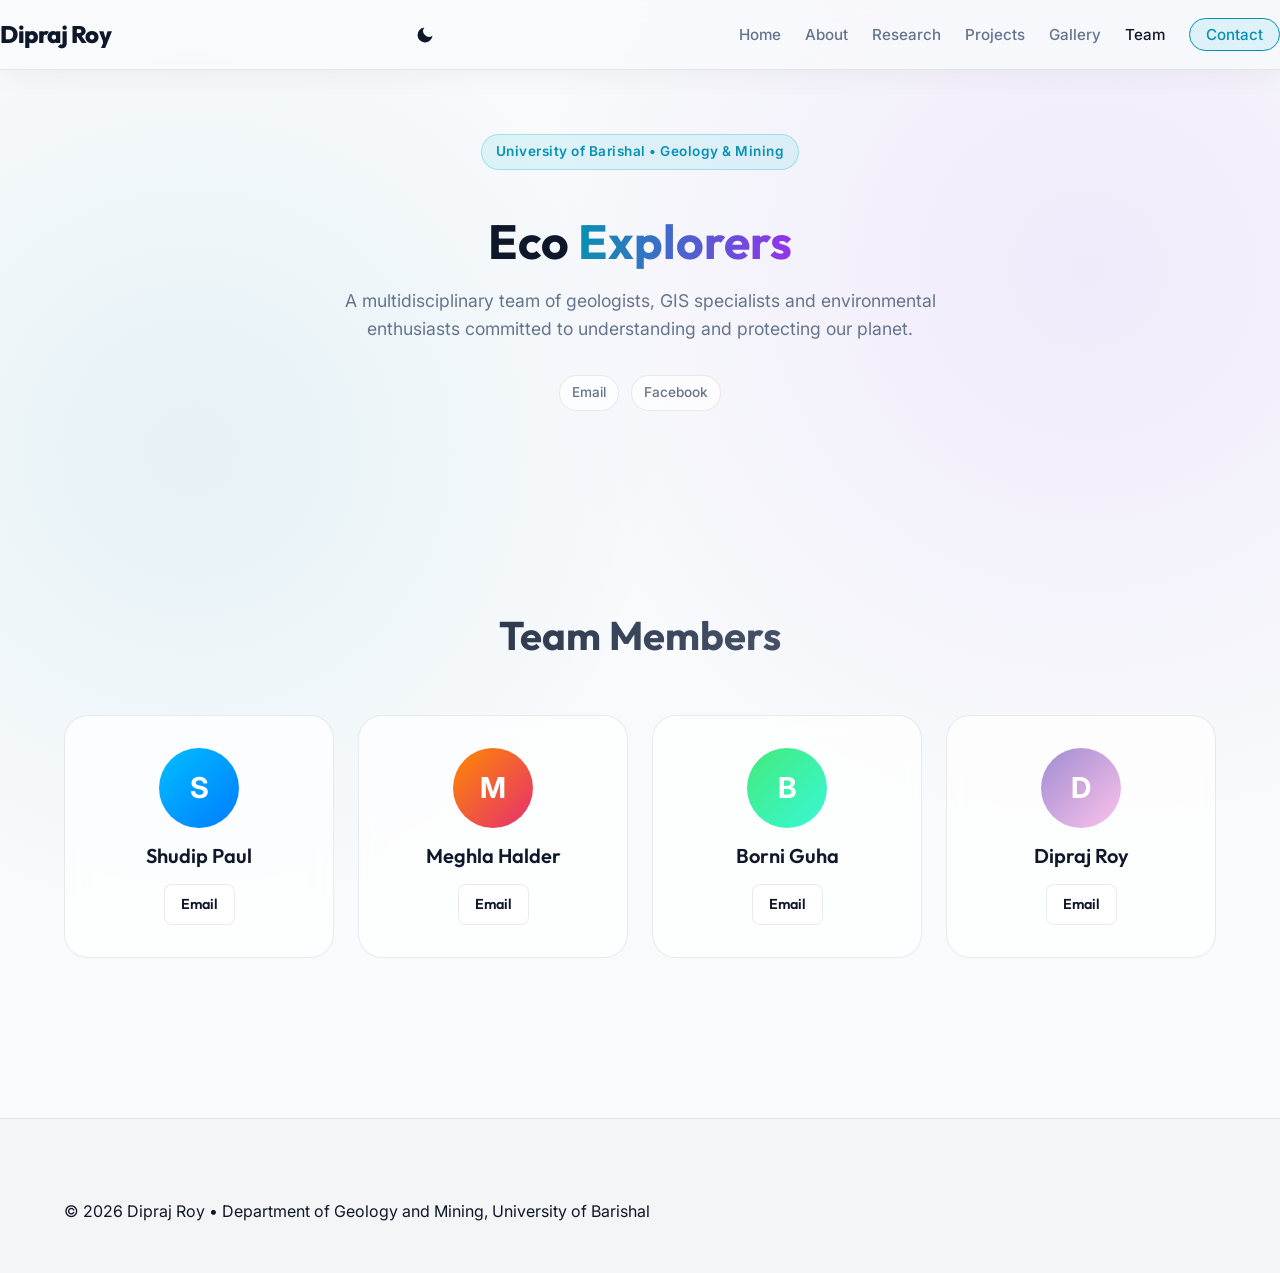
<file: eco-explorers.html>
<!DOCTYPE html>
<html lang="en">
<head>
  <meta charset="UTF-8" />
  <meta name="viewport" content="width=device-width, initial-scale=1.0" />
  <title>Eco Explorers – Dipraj Roy</title>
  <meta name="description" content="Meet the Eco Explorers team – a dedicated group of geologists and environmental researchers from the University of Barishal." />
  <link rel="stylesheet" href="css/index.css" />
  <link rel="stylesheet" href="css/theme-2026.css" />
  <style>
    /* Premium card styling – glassmorphism */
    .team-card {
      background: rgba(255, 255, 255, 0.15);
      backdrop-filter: blur(10px);
      border-radius: 12px;
      padding: 2rem;
      margin: 1rem auto;
      max-width: 800px;
      box-shadow: 0 8px 32px 0 rgba(31, 38, 135, 0.37);
    }
    .team-card h3 { margin-top: 0; color: var(--primary-gradient, #ff8a00); }
    .member-list { list-style: none; padding: 0; display: grid; gap: 1rem; grid-template-columns: repeat(auto-fit, minmax(200px, 1fr)); }
    .member-list li { background: rgba(255,255,255,0.1); border-radius: 8px; padding: 0.8rem; text-align: center; }
    .member-list a { color: var(--accent, #00bfff); text-decoration: underline; }
  </style>
</head>
<body>
  <header class="site-header">
    <nav class="nav-container nav-2026">
      <a class="logo" href="index.html">Dipraj Roy</a>
      
      <!-- Theme Toggle -->
      <button id="theme-toggle" class="theme-toggle-btn" aria-label="Toggle dark/light theme">
        <svg id="theme-icon-moon" style="display:none;" viewBox="0 0 24 24">
          <path d="M21 12.79A9 9 0 1 1 11.21 3 7 7 0 0 0 21 12.79z"></path>
        </svg>
        <svg id="theme-icon-sun" viewBox="0 0 24 24">
          <circle cx="12" cy="12" r="5"></circle>
          <line x1="12" y1="1" x2="12" y2="3"></line>
          <line x1="12" y1="21" x2="12" y2="23"></line>
          <line x1="4.22" y1="4.22" x2="5.64" y2="5.64"></line>
          <line x1="18.36" y1="18.36" x2="19.78" y2="19.78"></line>
          <line x1="1" y1="12" x2="3" y2="12"></line>
          <line x1="21" y1="12" x2="23" y2="12"></line>
          <line x1="4.22" y1="19.78" x2="5.64" y2="18.36"></line>
          <line x1="18.36" y1="5.64" x2="19.78" y2="4.22"></line>
        </svg>
      </button>

      <input type="checkbox" id="nav-toggle" class="nav-toggle" />
      <label for="nav-toggle" class="nav-toggle-label" aria-label="Open menu">
        <span></span><span></span><span></span>
      </label>
      <ul class="nav-links">
        <li><a href="index.html#home" class="nav-link">Home</a></li>
        <li class="dropdown">
          <a href="index.html#about" class="nav-link">About</a>
          <ul class="dropdown-menu">
            <li><a href="index.html#achievements">Achievements</a></li>
            <li><a href="index.html#education">Education</a></li>
          </ul>
        </li>
        <li class="dropdown">
          <a href="index.html#research" class="nav-link">Research</a>
          <ul class="dropdown-menu">
            <li><a href="index.html#research-experience">Experience</a></li>
            <li><a href="index.html#publications">Publications</a></li>
          </ul>
        </li>
        <li><a href="index.html#projects" class="nav-link">Projects</a></li>
        <li class="dropdown">
          <a href="#" class="nav-link">Gallery</a>
          <ul class="dropdown-menu">
            <li><a href="graphics.html">Graphics</a></li>
            <li><a href="academic-gallery.html">Academic</a></li>
          </ul>
        </li>
        <li><a href="eco-explorers.html" class="nav-link active">Team</a></li>
        <li><a href="index.html#contact" class="nav-link nav-cta">Contact</a></li>
      </ul>
    </nav>
  </header>

  <main class="container container-2026">
    <!-- HERO -->
    <section class="section-2026 reveal" style="text-align:center;padding-top:4rem;">
      <span class="pill">University of Barishal • Geology &amp; Mining</span>
      <h1 style="margin:0.6rem 0 0.4rem;font-size:clamp(1.8rem,5vw,3rem);">Eco <span class="grad-text">Explorers</span></h1>
      <p class="hero-lead" style="max-width:600px;margin:0 auto 1.5rem;">
        A multidisciplinary team of geologists, GIS specialists and environmental enthusiasts
        committed to understanding and protecting our planet.
      </p>
      <div class="quick-links" style="justify-content:center;">
        <a href="mailto:ecoexplorers@gmail.com">Email</a>
        <a href="https://www.facebook.com/share/1BBkph1srf/" target="_blank" rel="noopener">Facebook</a>
      </div>
    </section>

    <!-- TEAM – populated by google-sheets-sync.js; static cards shown if sheet is empty -->
    <section class="section-2026 reveal" id="team-section">
      <div class="section-head"><h2>Team Members</h2></div>

      <!-- #eco-team is replaced by JS when sheet has rows -->
      <div id="eco-team">
        <!-- Static fallback cards -->
        <div style="display:grid;grid-template-columns:repeat(auto-fit,minmax(220px,1fr));gap:1.5rem;">

          <div class="card-2026" style="text-align:center;">
            <div style="width:80px;height:80px;border-radius:50%;background:linear-gradient(135deg,#00bfff,#007bff);
                 margin:0 auto 0.8rem;display:flex;align-items:center;justify-content:center;
                 font-size:1.8rem;font-weight:700;color:#fff;">S</div>
            <h3 style="margin:0 0 0.25rem;">Shudip Paul</h3>
            <a href="mailto:sudipkundu754@gmail.com" class="btn-2026 small ghost" style="margin-top:0.5rem;">Email</a>
          </div>

          <div class="card-2026" style="text-align:center;">
            <div style="width:80px;height:80px;border-radius:50%;background:linear-gradient(135deg,#ff8a00,#e52e71);
                 margin:0 auto 0.8rem;display:flex;align-items:center;justify-content:center;
                 font-size:1.8rem;font-weight:700;color:#fff;">M</div>
            <h3 style="margin:0 0 0.25rem;">Meghla Halder</h3>
            <a href="mailto:meghlahalderr@gmail.com" class="btn-2026 small ghost" style="margin-top:0.5rem;">Email</a>
          </div>

          <div class="card-2026" style="text-align:center;">
            <div style="width:80px;height:80px;border-radius:50%;background:linear-gradient(135deg,#43e97b,#38f9d7);
                 margin:0 auto 0.8rem;display:flex;align-items:center;justify-content:center;
                 font-size:1.8rem;font-weight:700;color:#fff;">B</div>
            <h3 style="margin:0 0 0.25rem;">Borni Guha</h3>
            <a href="mailto:borniguha900@gmail.com" class="btn-2026 small ghost" style="margin-top:0.5rem;">Email</a>
          </div>

          <div class="card-2026" style="text-align:center;">
            <div style="width:80px;height:80px;border-radius:50%;background:linear-gradient(135deg,#a18cd1,#fbc2eb);
                 margin:0 auto 0.8rem;display:flex;align-items:center;justify-content:center;
                 font-size:1.8rem;font-weight:700;color:#fff;">D</div>
            <h3 style="margin:0 0 0.25rem;">Dipraj Roy</h3>
            <a href="mailto:diprajroy@gmail.com" class="btn-2026 small ghost" style="margin-top:0.5rem;">Email</a>
          </div>

        </div>
      </div>
    </section>
  </main>

  <footer class="footer-2026">
    <div class="container container-2026">
      <p>© 2026 Dipraj Roy • Department of Geology and Mining, University of Barishal</p>
    </div>
  </footer>
  <script src="js/theme-2026.js"></script>
  <script src="js/google-sheets-sync.js"></script>
</body>
</html>
</file>
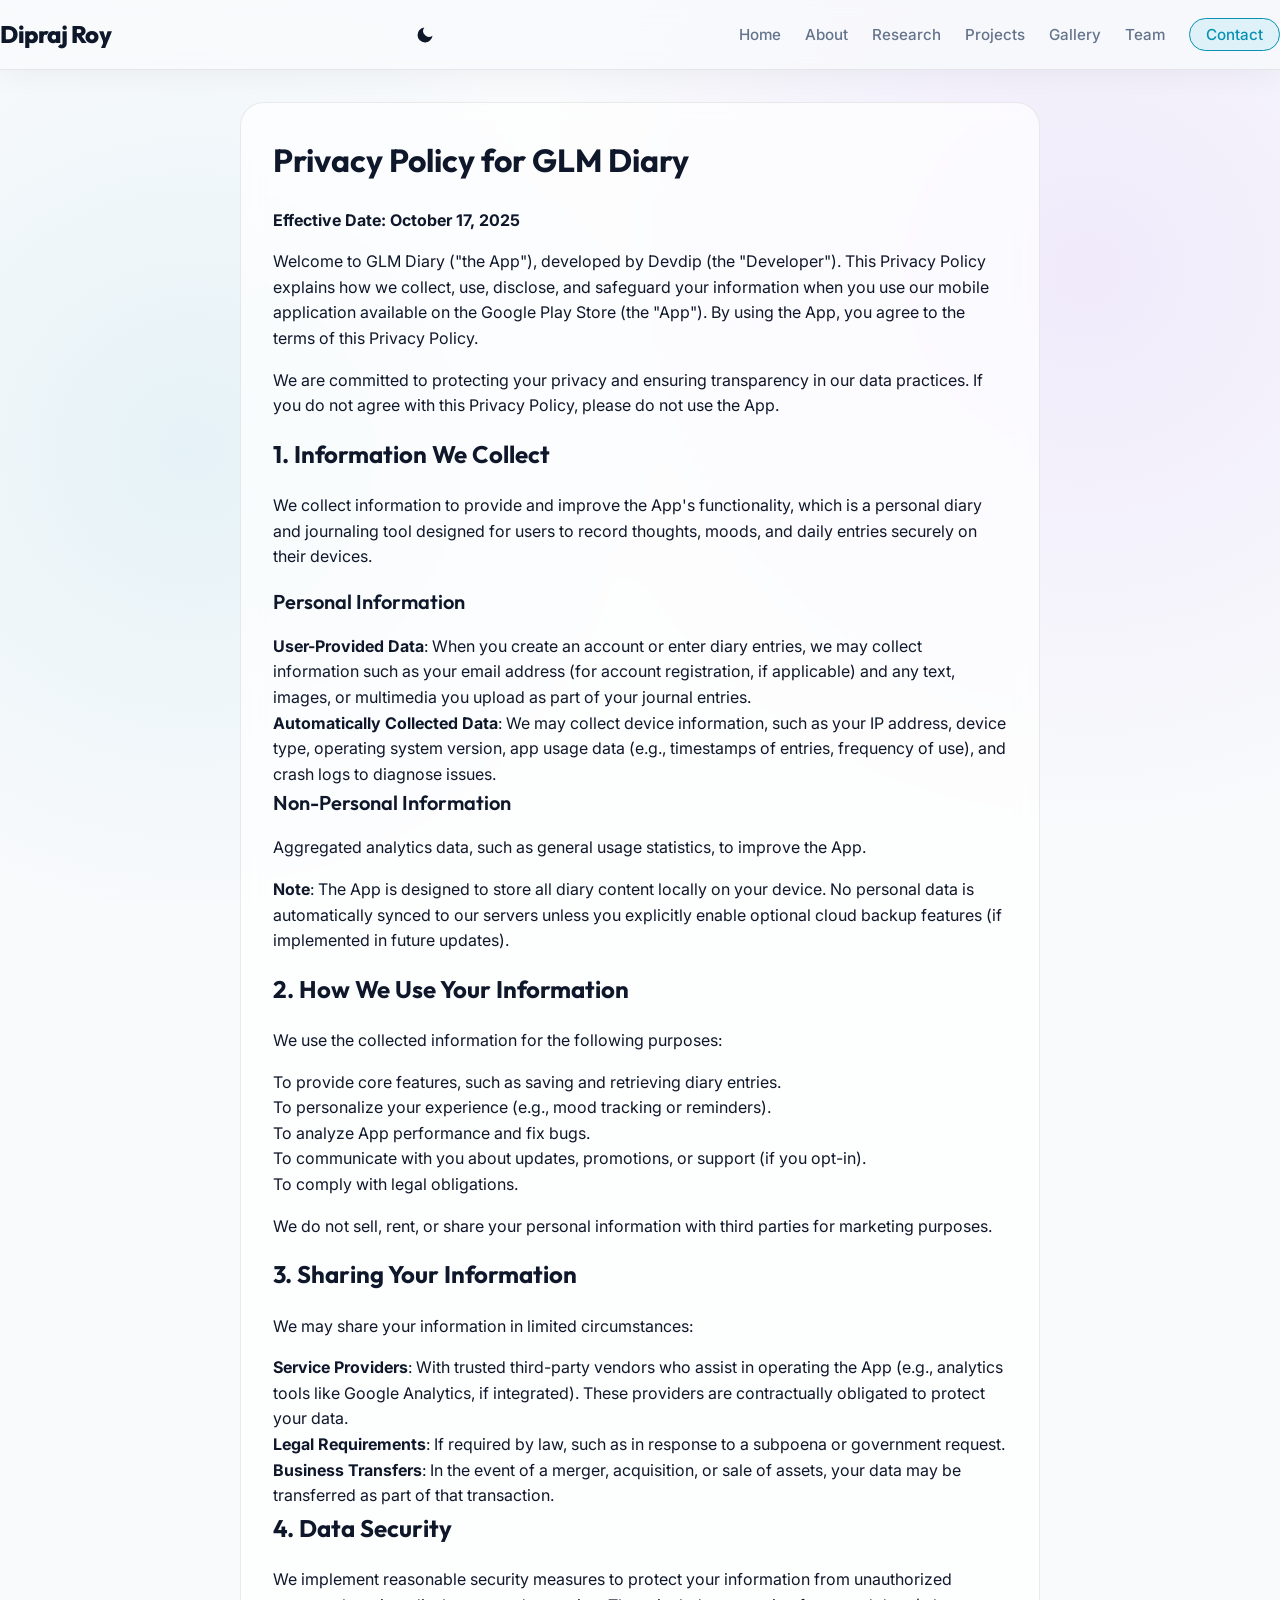
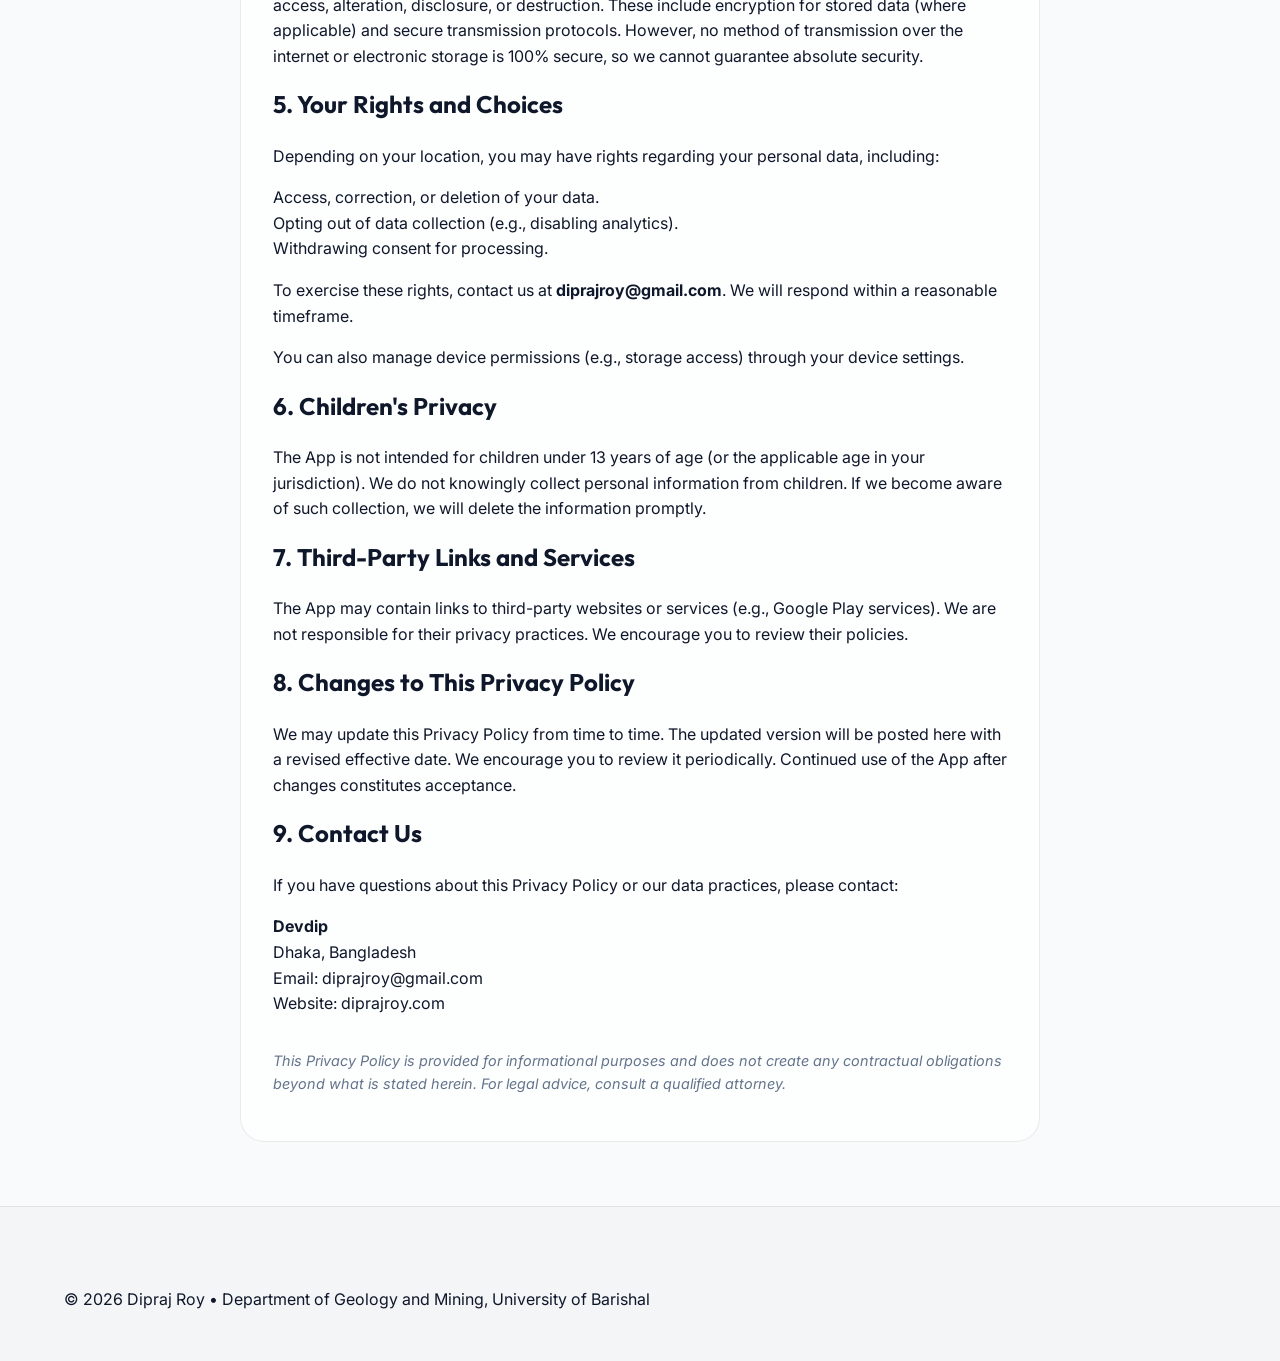
<file: glm.html>
<!DOCTYPE html>
<html lang="en">
<head>
    <meta charset="UTF-8">
    <meta name="viewport" content="width=device-width, initial-scale=1.0">
    <title>Privacy Policy - GLM Diary</title>
    <link rel="stylesheet" href="css/index.css">
    <link rel="stylesheet" href="css/theme-2026.css">
</head>
<body>

<header class="site-header">
  <nav class="nav-container nav-2026">
    <a class="logo" href="index.html">Dipraj Roy</a>
    
    <!-- Theme Toggle -->
    <button id="theme-toggle" class="theme-toggle-btn" aria-label="Toggle dark/light theme">
      <svg id="theme-icon-moon" style="display:none;" viewBox="0 0 24 24">
        <path d="M21 12.79A9 9 0 1 1 11.21 3 7 7 0 0 0 21 12.79z"></path>
      </svg>
      <svg id="theme-icon-sun" viewBox="0 0 24 24">
        <circle cx="12" cy="12" r="5"></circle>
        <line x1="12" y1="1" x2="12" y2="3"></line>
        <line x1="12" y1="21" x2="12" y2="23"></line>
        <line x1="4.22" y1="4.22" x2="5.64" y2="5.64"></line>
        <line x1="18.36" y1="18.36" x2="19.78" y2="19.78"></line>
        <line x1="1" y1="12" x2="3" y2="12"></line>
        <line x1="21" y1="12" x2="23" y2="12"></line>
        <line x1="4.22" y1="19.78" x2="5.64" y2="18.36"></line>
        <line x1="18.36" y1="5.64" x2="19.78" y2="4.22"></line>
      </svg>
    </button>

    <input type="checkbox" id="nav-toggle" class="nav-toggle" />
    <label for="nav-toggle" class="nav-toggle-label" aria-label="Open menu">
      <span></span><span></span><span></span>
    </label>
    <ul class="nav-links">
      <li><a href="index.html#home" class="nav-link">Home</a></li>
      <li class="dropdown">
        <a href="index.html#about" class="nav-link">About</a>
        <ul class="dropdown-menu">
          <li><a href="index.html#achievements">Achievements</a></li>
          <li><a href="index.html#education">Education</a></li>
        </ul>
      </li>
      <li class="dropdown">
        <a href="index.html#research" class="nav-link">Research</a>
        <ul class="dropdown-menu">
          <li><a href="index.html#research-experience">Experience</a></li>
          <li><a href="index.html#publications">Publications</a></li>
        </ul>
      </li>
      <li><a href="index.html#projects" class="nav-link">Projects</a></li>
      <li class="dropdown">
        <a href="#" class="nav-link">Gallery</a>
        <ul class="dropdown-menu">
          <li><a href="graphics.html">Graphics</a></li>
          <li><a href="academic-gallery.html">Academic</a></li>
        </ul>
      </li>
      <li><a href="eco-explorers.html" class="nav-link">Team</a></li>
      <li><a href="index.html#contact" class="nav-link nav-cta">Contact</a></li>
    </ul>
  </nav>
</header>

<main class="container-2026 section-2026 card-2026" style="max-width:800px; margin-top:2rem;">
    <h1>Privacy Policy for GLM Diary</h1>

    <p><strong>Effective Date: October 17, 2025</strong></p>

    <p>Welcome to GLM Diary ("the App"), developed by Devdip (the "Developer"). This Privacy Policy explains how we collect, use, disclose, and safeguard your information when you use our mobile application available on the Google Play Store (the "App"). By using the App, you agree to the terms of this Privacy Policy.</p>

    <p>We are committed to protecting your privacy and ensuring transparency in our data practices. If you do not agree with this Privacy Policy, please do not use the App.</p>

    <h2>1. Information We Collect</h2>
    <p>We collect information to provide and improve the App's functionality, which is a personal diary and journaling tool designed for users to record thoughts, moods, and daily entries securely on their devices.</p>

    <h3>Personal Information</h3>
    <ul>
        <li><strong>User-Provided Data</strong>: When you create an account or enter diary entries, we may collect information such as your email address (for account registration, if applicable) and any text, images, or multimedia you upload as part of your journal entries.</li>
        <li><strong>Automatically Collected Data</strong>: We may collect device information, such as your IP address, device type, operating system version, app usage data (e.g., timestamps of entries, frequency of use), and crash logs to diagnose issues.</li>
    </ul>

    <h3>Non-Personal Information</h3>
    <ul>
        <li>Aggregated analytics data, such as general usage statistics, to improve the App.</li>
    </ul>

    <p><strong>Note</strong>: The App is designed to store all diary content locally on your device. No personal data is automatically synced to our servers unless you explicitly enable optional cloud backup features (if implemented in future updates).</p>

    <h2>2. How We Use Your Information</h2>
    <p>We use the collected information for the following purposes:</p>
    <ul>
        <li>To provide core features, such as saving and retrieving diary entries.</li>
        <li>To personalize your experience (e.g., mood tracking or reminders).</li>
        <li>To analyze App performance and fix bugs.</li>
        <li>To communicate with you about updates, promotions, or support (if you opt-in).</li>
        <li>To comply with legal obligations.</li>
    </ul>
    <p>We do not sell, rent, or share your personal information with third parties for marketing purposes.</p>

    <h2>3. Sharing Your Information</h2>
    <p>We may share your information in limited circumstances:</p>
    <ul>
        <li><strong>Service Providers</strong>: With trusted third-party vendors who assist in operating the App (e.g., analytics tools like Google Analytics, if integrated). These providers are contractually obligated to protect your data.</li>
        <li><strong>Legal Requirements</strong>: If required by law, such as in response to a subpoena or government request.</li>
        <li><strong>Business Transfers</strong>: In the event of a merger, acquisition, or sale of assets, your data may be transferred as part of that transaction.</li>
    </ul>

    <h2>4. Data Security</h2>
    <p>We implement reasonable security measures to protect your information from unauthorized access, alteration, disclosure, or destruction. These include encryption for stored data (where applicable) and secure transmission protocols. However, no method of transmission over the internet or electronic storage is 100% secure, so we cannot guarantee absolute security.</p>

    <h2>5. Your Rights and Choices</h2>
    <p>Depending on your location, you may have rights regarding your personal data, including:</p>
    <ul>
        <li>Access, correction, or deletion of your data.</li>
        <li>Opting out of data collection (e.g., disabling analytics).</li>
        <li>Withdrawing consent for processing.</li>
    </ul>
    <p>To exercise these rights, contact us at <strong>diprajroy@gmail.com</strong>. We will respond within a reasonable timeframe.</p>
    <p>You can also manage device permissions (e.g., storage access) through your device settings.</p>

    <h2>6. Children's Privacy</h2>
    <p>The App is not intended for children under 13 years of age (or the applicable age in your jurisdiction). We do not knowingly collect personal information from children. If we become aware of such collection, we will delete the information promptly.</p>

    <h2>7. Third-Party Links and Services</h2>
    <p>The App may contain links to third-party websites or services (e.g., Google Play services). We are not responsible for their privacy practices. We encourage you to review their policies.</p>

    <h2>8. Changes to This Privacy Policy</h2>
    <p>We may update this Privacy Policy from time to time. The updated version will be posted here with a revised effective date. We encourage you to review it periodically. Continued use of the App after changes constitutes acceptance.</p>

    <h2>9. Contact Us</h2>
    <p>If you have questions about this Privacy Policy or our data practices, please contact:</p>
    <p><strong>Devdip</strong><br>
    Dhaka, Bangladesh<br>
    Email: diprajroy@gmail.com<br>
    Website: diprajroy.com</p>

    <p style="color:var(--text-muted); font-size:0.9rem; margin-top:2rem;">
        <em>This Privacy Policy is provided for informational purposes and does not create any contractual obligations beyond what is stated herein. For legal advice, consult a qualified attorney.</em>
    </p>
</main>

<footer class="footer-2026">
  <div class="container container-2026">
    <p>© 2026 Dipraj Roy • Department of Geology and Mining, University of Barishal</p>
  </div>
</footer>

<script src="js/theme-2026.js"></script>
</body>
</html>
</file>
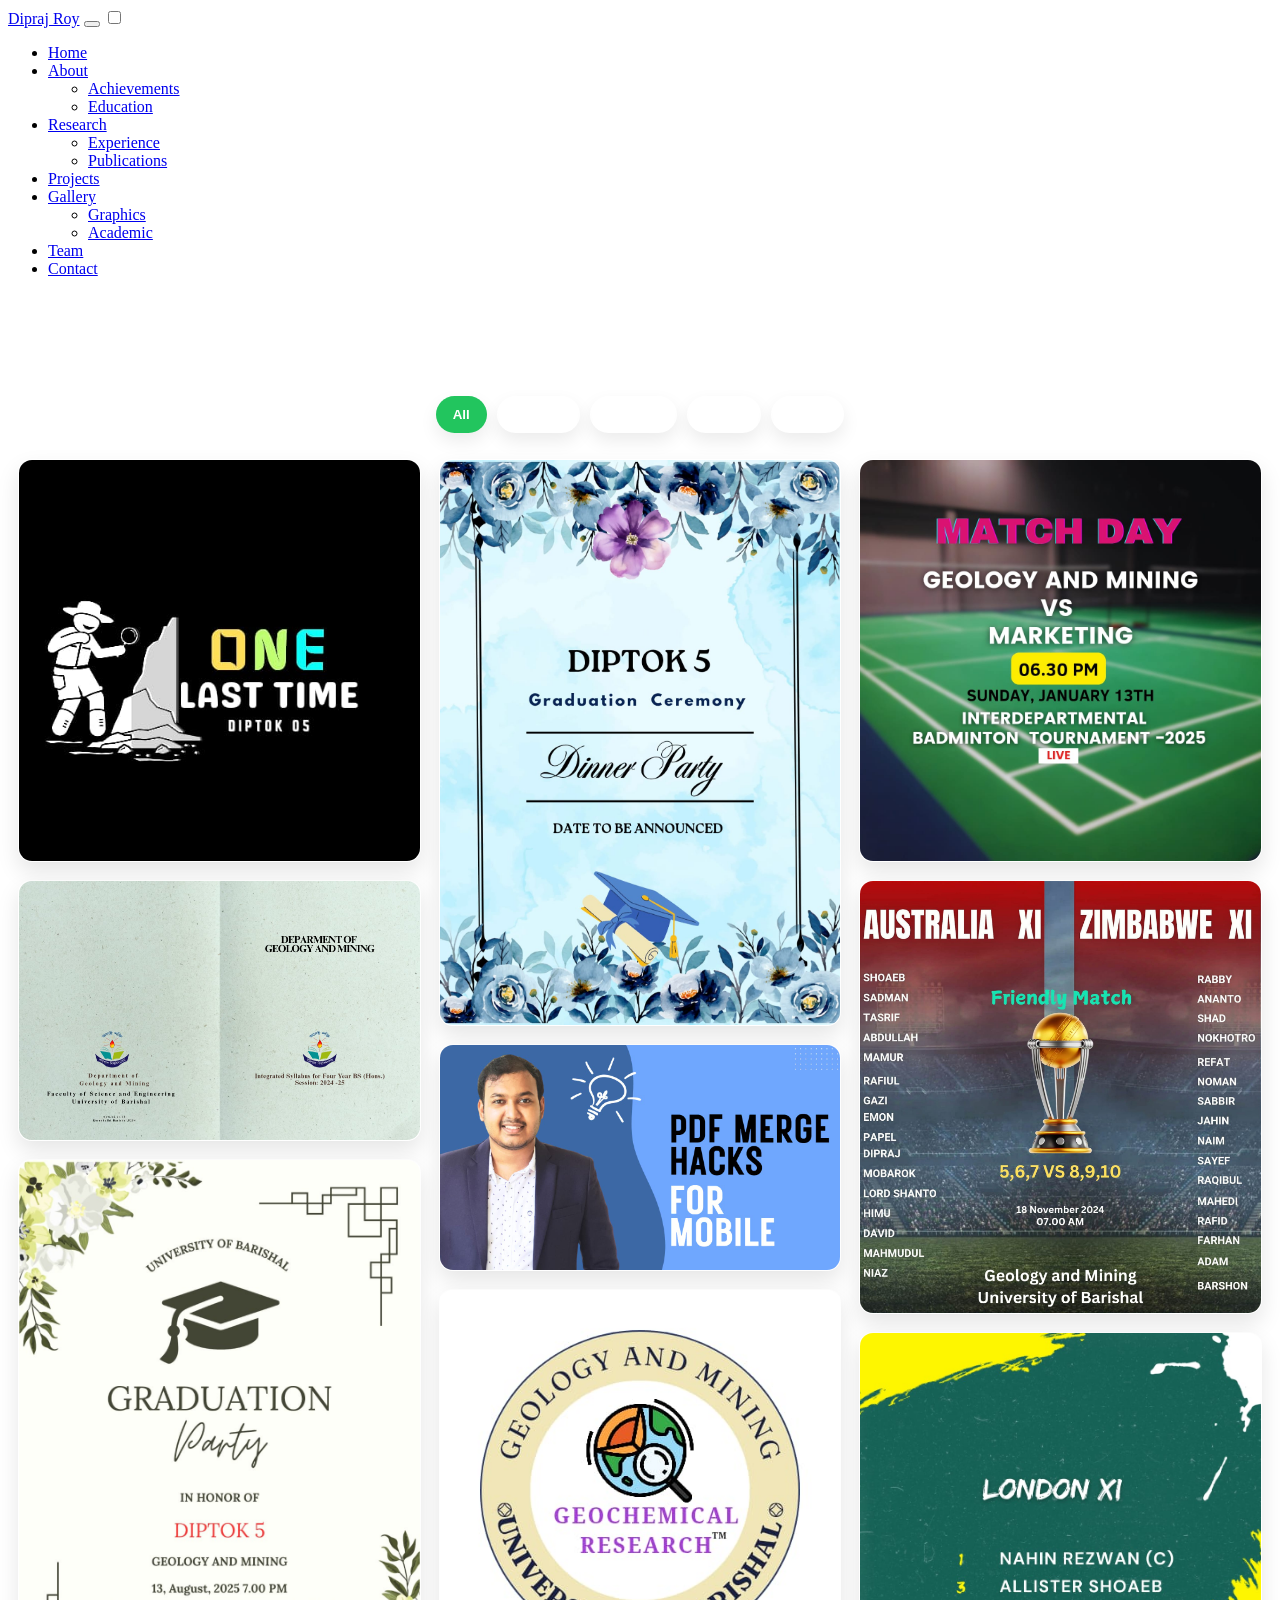
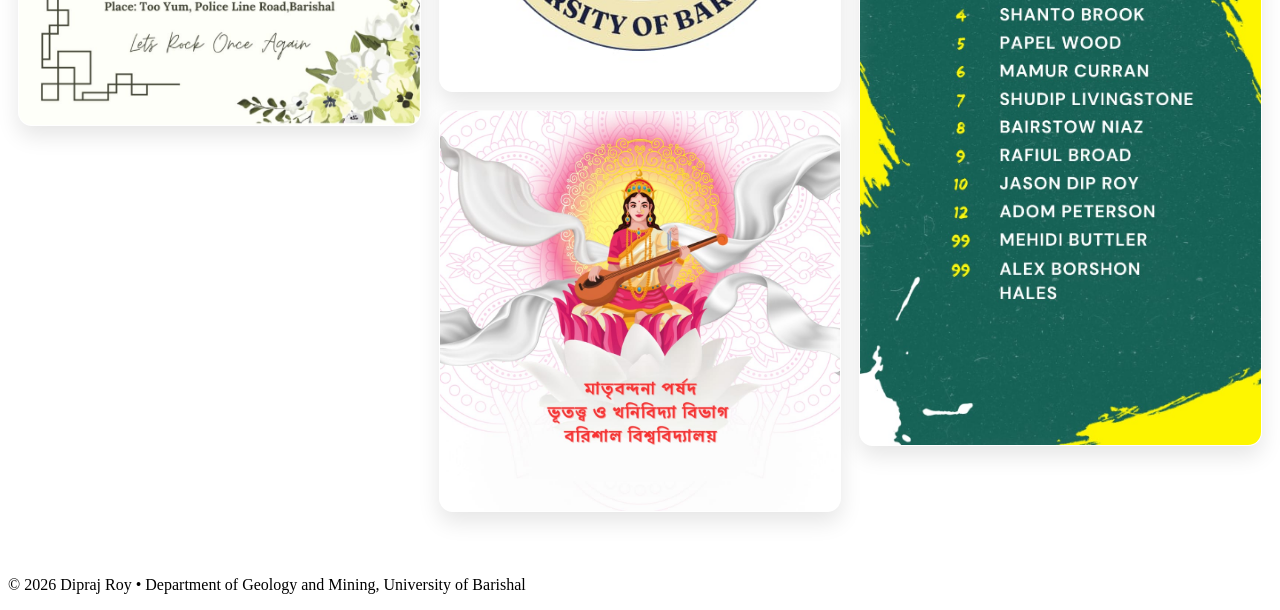
<file: graphics.html>
<!DOCTYPE html>
<html lang="en">
<head>
  <meta charset="UTF-8" />
  <meta name="viewport" content="width=device-width, initial-scale=1.0" />
  <title>Graphic Designs - Dipraj Roy</title>

  <!-- Reuse your main site styling -->
  <link rel="stylesheet" href="css/index.css" />
  <!-- Gallery page styling -->
  <link rel="stylesheet" href="css/gallery.css" />
</head>
<body>

<header class="site-header">
  <nav class="nav-container nav-2026">
    <a class="logo" href="index.html">Dipraj Roy</a>
    
    <!-- Theme Toggle -->
    <button id="theme-toggle" class="theme-toggle-btn" aria-label="Toggle dark/light theme">
      <svg id="theme-icon-moon" style="display:none;" viewBox="0 0 24 24">
        <path d="M21 12.79A9 9 0 1 1 11.21 3 7 7 0 0 0 21 12.79z"></path>
      </svg>
      <svg id="theme-icon-sun" viewBox="0 0 24 24">
        <circle cx="12" cy="12" r="5"></circle>
        <line x1="12" y1="1" x2="12" y2="3"></line>
        <line x1="12" y1="21" x2="12" y2="23"></line>
        <line x1="4.22" y1="4.22" x2="5.64" y2="5.64"></line>
        <line x1="18.36" y1="18.36" x2="19.78" y2="19.78"></line>
        <line x1="1" y1="12" x2="3" y2="12"></line>
        <line x1="21" y1="12" x2="23" y2="12"></line>
        <line x1="4.22" y1="19.78" x2="5.64" y2="18.36"></line>
        <line x1="18.36" y1="5.64" x2="19.78" y2="4.22"></line>
      </svg>
    </button>

    <input type="checkbox" id="nav-toggle" class="nav-toggle" />
    <label for="nav-toggle" class="nav-toggle-label" aria-label="Open menu">
      <span></span><span></span><span></span>
    </label>
    <ul class="nav-links">
      <li><a href="index.html#home" class="nav-link">Home</a></li>
      <li class="dropdown">
        <a href="index.html#about" class="nav-link">About</a>
        <ul class="dropdown-menu">
          <li><a href="index.html#achievements">Achievements</a></li>
          <li><a href="index.html#education">Education</a></li>
        </ul>
      </li>
      <li class="dropdown">
        <a href="index.html#research" class="nav-link">Research</a>
        <ul class="dropdown-menu">
          <li><a href="index.html#research-experience">Experience</a></li>
          <li><a href="index.html#publications">Publications</a></li>
        </ul>
      </li>
      <li><a href="index.html#projects" class="nav-link">Projects</a></li>
      <li class="dropdown">
        <a href="#" class="nav-link active">Gallery</a>
        <ul class="dropdown-menu">
          <li><a href="graphics.html" class="active">Graphics</a></li>
          <li><a href="academic-gallery.html">Academic</a></li>
        </ul>
      </li>
      <li><a href="eco-explorers.html" class="nav-link">Team</a></li>
      <li><a href="index.html#contact" class="nav-link nav-cta">Contact</a></li>
    </ul>
  </nav>
</header>

<div class="container">
  <h1 class="page-title">Graphic Design Gallery</h1>
  <p class="page-subtitle">
    Browse my design works with quick filters and a full-screen lightbox (click any image).
  </p>

  <div class="gallery-controls" aria-label="Gallery filters">
    <button class="filter-btn active" data-filter="all" type="button">All</button>
    <button class="filter-btn" data-filter="poster" type="button">Posters</button>
    <button class="filter-btn" data-filter="banner" type="button">Banners</button>
    <button class="filter-btn" data-filter="logo" type="button">Logos</button>
    <button class="filter-btn" data-filter="social" type="button">Social</button>
  </div>

  <div class="gallery-masonry" id="gallery">
    <!-- Update data-category + data-title anytime you want -->
    <div class="gallery-item" data-category="poster" data-title="Design 1">
      <img src="assets/graphics/g1.jpg" data-full="assets/graphics/g1.jpg" alt="Design 1" loading="lazy" />
      <div class="gallery-overlay">
        <div class="gallery-caption">Design 1</div>
        <div class="gallery-actions">
          <button class="icon-btn js-open" type="button" aria-label="Open preview">
            <svg class="icon" viewBox="0 0 24 24" fill="none" stroke="currentColor" stroke-width="2">
              <path d="M15 3h6v6"></path><path d="M10 14L21 3"></path>
              <path d="M21 14v7H3V3h7"></path>
            </svg>
          </button>
          <a class="icon-btn" href="assets/graphics/g1.jpg" download aria-label="Download">
            <svg class="icon" viewBox="0 0 24 24" fill="none" stroke="currentColor" stroke-width="2">
              <path d="M21 15v4a2 2 0 0 1-2 2H5a2 2 0 0 1-2-2v-4"></path>
              <path d="M7 10l5 5 5-5"></path>
              <path d="M12 15V3"></path>
            </svg>
          </a>
        </div>
      </div>
    </div>

    <div class="gallery-item" data-category="banner" data-title="Design 2">
      <img src="assets/graphics/g2.jpg" data-full="assets/graphics/g2.jpg" alt="Design 2" loading="lazy" />
      <div class="gallery-overlay">
        <div class="gallery-caption">Design 2</div>
        <div class="gallery-actions">
          <button class="icon-btn js-open" type="button" aria-label="Open preview">
            <svg class="icon" viewBox="0 0 24 24" fill="none" stroke="currentColor" stroke-width="2">
              <path d="M15 3h6v6"></path><path d="M10 14L21 3"></path>
              <path d="M21 14v7H3V3h7"></path>
            </svg>
          </button>
          <a class="icon-btn" href="assets/graphics/g2.jpg" download aria-label="Download">
            <svg class="icon" viewBox="0 0 24 24" fill="none" stroke="currentColor" stroke-width="2">
              <path d="M21 15v4a2 2 0 0 1-2 2H5a2 2 0 0 1-2-2v-4"></path>
              <path d="M7 10l5 5 5-5"></path>
              <path d="M12 15V3"></path>
            </svg>
          </a>
        </div>
      </div>
    </div>

    <div class="gallery-item" data-category="logo" data-title="Design 3">
      <img src="assets/graphics/g3.jpg" data-full="assets/graphics/g3.jpg" alt="Design 3" loading="lazy" />
      <div class="gallery-overlay">
        <div class="gallery-caption">Design 3</div>
        <div class="gallery-actions">
          <button class="icon-btn js-open" type="button" aria-label="Open preview">
            <svg class="icon" viewBox="0 0 24 24" fill="none" stroke="currentColor" stroke-width="2">
              <path d="M15 3h6v6"></path><path d="M10 14L21 3"></path>
              <path d="M21 14v7H3V3h7"></path>
            </svg>
          </button>
          <a class="icon-btn" href="assets/graphics/g3.jpg" download aria-label="Download">
            <svg class="icon" viewBox="0 0 24 24" fill="none" stroke="currentColor" stroke-width="2">
              <path d="M21 15v4a2 2 0 0 1-2 2H5a2 2 0 0 1-2-2v-4"></path>
              <path d="M7 10l5 5 5-5"></path>
              <path d="M12 15V3"></path>
            </svg>
          </a>
        </div>
      </div>
    </div>

    <div class="gallery-item" data-category="social" data-title="Design 4">
      <img src="assets/graphics/g4.jpg" data-full="assets/graphics/g4.jpg" alt="Design 4" loading="lazy" />
      <div class="gallery-overlay">
        <div class="gallery-caption">Design 4</div>
        <div class="gallery-actions">
          <button class="icon-btn js-open" type="button" aria-label="Open preview">
            <svg class="icon" viewBox="0 0 24 24" fill="none" stroke="currentColor" stroke-width="2">
              <path d="M15 3h6v6"></path><path d="M10 14L21 3"></path>
              <path d="M21 14v7H3V3h7"></path>
            </svg>
          </button>
          <a class="icon-btn" href="assets/graphics/g4.jpg" download aria-label="Download">
            <svg class="icon" viewBox="0 0 24 24" fill="none" stroke="currentColor" stroke-width="2">
              <path d="M21 15v4a2 2 0 0 1-2 2H5a2 2 0 0 1-2-2v-4"></path>
              <path d="M7 10l5 5 5-5"></path>
              <path d="M12 15V3"></path>
            </svg>
          </a>
        </div>
      </div>
    </div>

    <div class="gallery-item" data-category="poster" data-title="Design 5">
      <img src="assets/graphics/g5.jpg" data-full="assets/graphics/g5.jpg" alt="Design 5" loading="lazy" />
      <div class="gallery-overlay">
        <div class="gallery-caption">Design 5</div>
        <div class="gallery-actions">
          <button class="icon-btn js-open" type="button" aria-label="Open preview">
            <svg class="icon" viewBox="0 0 24 24" fill="none" stroke="currentColor" stroke-width="2">
              <path d="M15 3h6v6"></path><path d="M10 14L21 3"></path>
              <path d="M21 14v7H3V3h7"></path>
            </svg>
          </button>
          <a class="icon-btn" href="assets/graphics/g5.jpg" download aria-label="Download">
            <svg class="icon" viewBox="0 0 24 24" fill="none" stroke="currentColor" stroke-width="2">
              <path d="M21 15v4a2 2 0 0 1-2 2H5a2 2 0 0 1-2-2v-4"></path>
              <path d="M7 10l5 5 5-5"></path>
              <path d="M12 15V3"></path>
            </svg>
          </a>
        </div>
      </div>
    </div>

    <div class="gallery-item" data-category="banner" data-title="Design 6">
      <img src="assets/graphics/g6.jpg" data-full="assets/graphics/g6.jpg" alt="Design 6" loading="lazy" />
      <div class="gallery-overlay">
        <div class="gallery-caption">Design 6</div>
        <div class="gallery-actions">
          <button class="icon-btn js-open" type="button" aria-label="Open preview">
            <svg class="icon" viewBox="0 0 24 24" fill="none" stroke="currentColor" stroke-width="2">
              <path d="M15 3h6v6"></path><path d="M10 14L21 3"></path>
              <path d="M21 14v7H3V3h7"></path>
            </svg>
          </button>
          <a class="icon-btn" href="assets/graphics/g6.jpg" download aria-label="Download">
            <svg class="icon" viewBox="0 0 24 24" fill="none" stroke="currentColor" stroke-width="2">
              <path d="M21 15v4a2 2 0 0 1-2 2H5a2 2 0 0 1-2-2v-4"></path>
              <path d="M7 10l5 5 5-5"></path>
              <path d="M12 15V3"></path>
            </svg>
          </a>
        </div>
      </div>
    </div>

    <div class="gallery-item" data-category="logo" data-title="Design 7">
      <img src="assets/graphics/g7.jpg" data-full="assets/graphics/g7.jpg" alt="Design 7" loading="lazy" />
      <div class="gallery-overlay">
        <div class="gallery-caption">Design 7</div>
        <div class="gallery-actions">
          <button class="icon-btn js-open" type="button" aria-label="Open preview">
            <svg class="icon" viewBox="0 0 24 24" fill="none" stroke="currentColor" stroke-width="2">
              <path d="M15 3h6v6"></path><path d="M10 14L21 3"></path>
              <path d="M21 14v7H3V3h7"></path>
            </svg>
          </button>
          <a class="icon-btn" href="assets/graphics/g7.jpg" download aria-label="Download">
            <svg class="icon" viewBox="0 0 24 24" fill="none" stroke="currentColor" stroke-width="2">
              <path d="M21 15v4a2 2 0 0 1-2 2H5a2 2 0 0 1-2-2v-4"></path>
              <path d="M7 10l5 5 5-5"></path>
              <path d="M12 15V3"></path>
            </svg>
          </a>
        </div>
      </div>
    </div>

    <div class="gallery-item" data-category="social" data-title="Design 8">
      <img src="assets/graphics/g8.jpg" data-full="assets/graphics/g8.jpg" alt="Design 8" loading="lazy" />
      <div class="gallery-overlay">
        <div class="gallery-caption">Design 8</div>
        <div class="gallery-actions">
          <button class="icon-btn js-open" type="button" aria-label="Open preview">
            <svg class="icon" viewBox="0 0 24 24" fill="none" stroke="currentColor" stroke-width="2">
              <path d="M15 3h6v6"></path><path d="M10 14L21 3"></path>
              <path d="M21 14v7H3V3h7"></path>
            </svg>
          </button>
          <a class="icon-btn" href="assets/graphics/g8.jpg" download aria-label="Download">
            <svg class="icon" viewBox="0 0 24 24" fill="none" stroke="currentColor" stroke-width="2">
              <path d="M21 15v4a2 2 0 0 1-2 2H5a2 2 0 0 1-2-2v-4"></path>
              <path d="M7 10l5 5 5-5"></path>
              <path d="M12 15V3"></path>
            </svg>
          </a>
        </div>
      </div>
    </div>

    <div class="gallery-item" data-category="poster" data-title="Design 9">
      <img src="assets/graphics/g9.jpg" data-full="assets/graphics/g9.jpg" alt="Design 9" loading="lazy" />
      <div class="gallery-overlay">
        <div class="gallery-caption">Design 9</div>
        <div class="gallery-actions">
          <button class="icon-btn js-open" type="button" aria-label="Open preview">
            <svg class="icon" viewBox="0 0 24 24" fill="none" stroke="currentColor" stroke-width="2">
              <path d="M15 3h6v6"></path><path d="M10 14L21 3"></path>
              <path d="M21 14v7H3V3h7"></path>
            </svg>
          </button>
          <a class="icon-btn" href="assets/graphics/g9.jpg" download aria-label="Download">
            <svg class="icon" viewBox="0 0 24 24" fill="none" stroke="currentColor" stroke-width="2">
              <path d="M21 15v4a2 2 0 0 1-2 2H5a2 2 0 0 1-2-2v-4"></path>
              <path d="M7 10l5 5 5-5"></path>
              <path d="M12 15V3"></path>
            </svg>
          </a>
        </div>
      </div>
    </div>

    <div class="gallery-item" data-category="banner" data-title="Design 10">
      <img src="assets/graphics/g10.jpg" data-full="assets/graphics/g10.jpg" alt="Design 10" loading="lazy" />
      <div class="gallery-overlay">
        <div class="gallery-caption">Design 10</div>
        <div class="gallery-actions">
          <button class="icon-btn js-open" type="button" aria-label="Open preview">
            <svg class="icon" viewBox="0 0 24 24" fill="none" stroke="currentColor" stroke-width="2">
              <path d="M15 3h6v6"></path><path d="M10 14L21 3"></path>
              <path d="M21 14v7H3V3h7"></path>
            </svg>
          </button>
          <a class="icon-btn" href="assets/graphics/g10.jpg" download aria-label="Download">
            <svg class="icon" viewBox="0 0 24 24" fill="none" stroke="currentColor" stroke-width="2">
              <path d="M21 15v4a2 2 0 0 1-2 2H5a2 2 0 0 1-2-2v-4"></path>
              <path d="M7 10l5 5 5-5"></path>
              <path d="M12 15V3"></path>
            </svg>
          </a>
        </div>
      </div>
    </div>
  </div>

  <p class="hint">Tip: use ← / → keys to navigate in preview. Press Esc to close.</p>
</div>

<!-- Lightbox -->
<div class="lightbox" id="lightbox" role="dialog" aria-modal="true" aria-label="Image preview">
  <div class="lightbox-content">
    <button class="lightbox-btn lightbox-close" id="lbClose" type="button" aria-label="Close">✕</button>
    <img class="lightbox-img" id="lightboxImg" alt="" />
    <div class="lightbox-bar">
      <button class="lightbox-btn" id="lbPrev" type="button" aria-label="Previous">← Prev</button>
      <div class="lightbox-title" id="lightboxTitle">Design</div>
      <a class="lightbox-btn" id="lbDownload" href="#" download>Download</a>
      <button class="lightbox-btn" id="lbNext" type="button" aria-label="Next">Next →</button>
    </div>
  </div>
</div>

<footer class="footer-2026">
  <div class="container container-2026">
    <p>© 2026 Dipraj Roy • Department of Geology and Mining, University of Barishal</p>
  </div>
</footer>

<script src="js/gallery.js"></script>
<script src="js/theme-2026.js"></script>
</body>
</html>
</file>
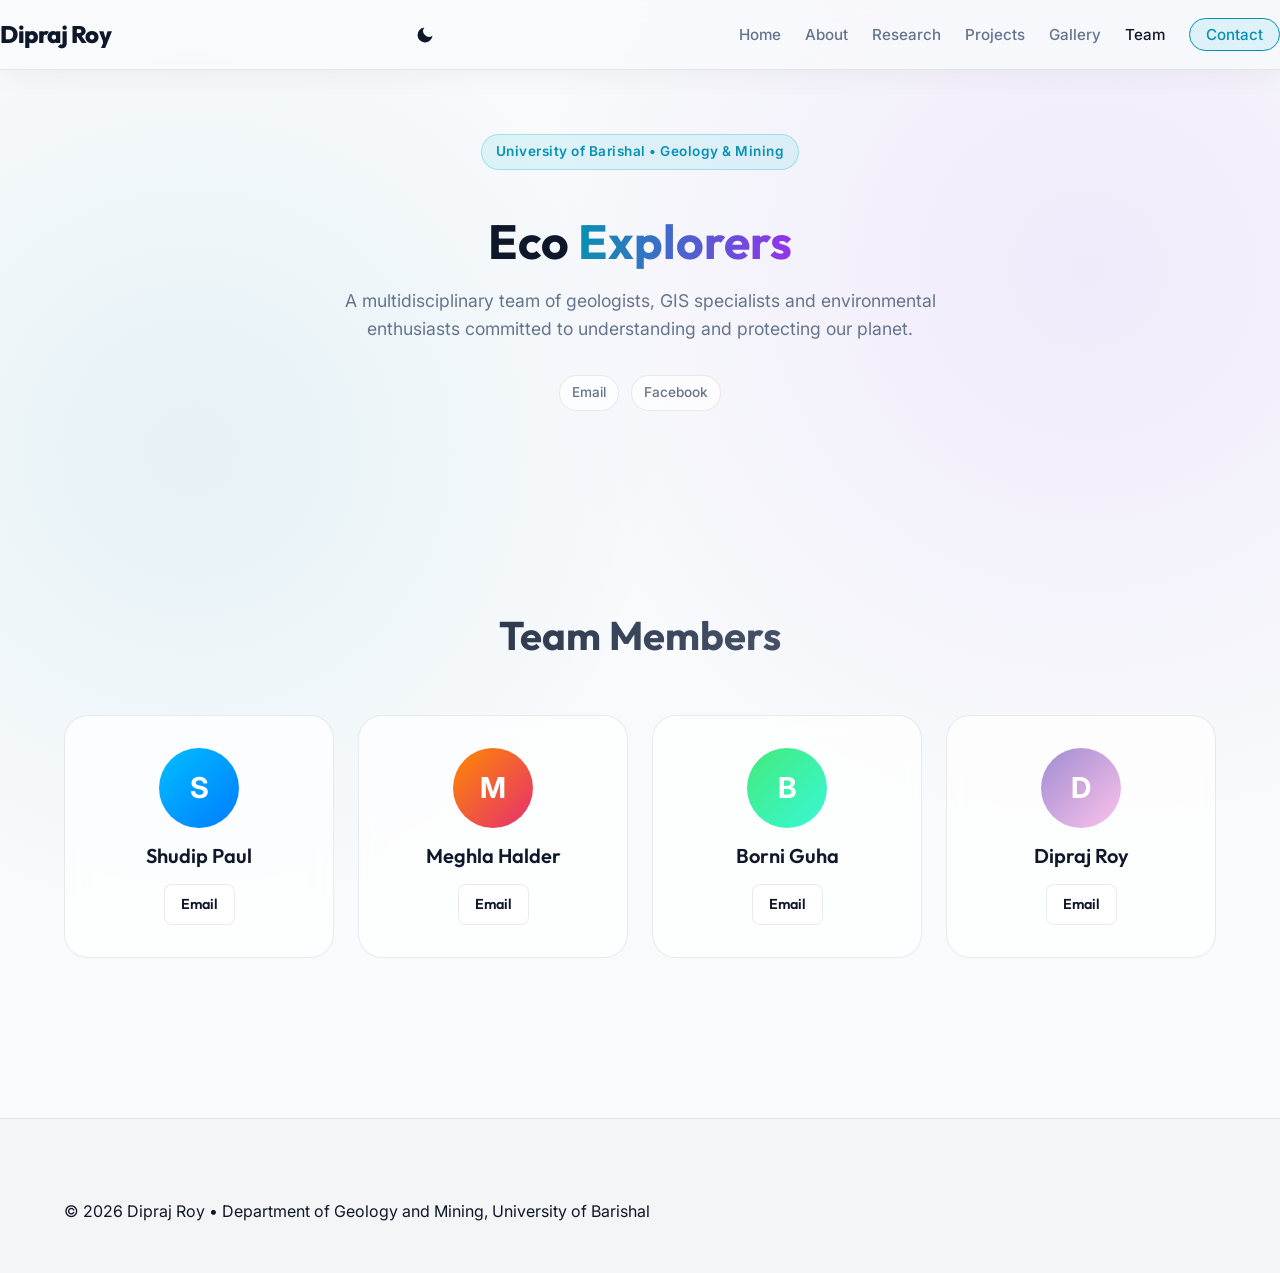
<file: google_sites_embedded/eco-explorers.html>
<!DOCTYPE html>
<html lang="en">
<head>
  <meta charset="UTF-8" />
  <meta name="viewport" content="width=device-width, initial-scale=1.0" />
  <title>Eco Explorers – Dipraj Roy</title>
  <meta name="description" content="Meet the Eco Explorers team – a dedicated group of geologists and environmental researchers from the University of Barishal." />
  <style>
/* Inlined from css/index.css */
/* 
   Legacy index.css 
   All styles have been migrated to theme-2026.css.
   This file is intentionally left empty to prevent style conflicts 
   while maintaining backward compatibility for any hardcoded links.
*/

</style>
  <style>
/* Inlined from css/theme-2026.css */
@import url('https://fonts.googleapis.com/css2?family=Inter:wght@300;400;500;600&family=Outfit:wght@300;400;500;600;700;800&display=swap');

:root {
  /* DARK MODE (DEFAULT) */
  --bg: #030712;
  --bg-gradient: radial-gradient(circle at 15% 50%, rgba(6, 182, 212, 0.12), transparent 40%),
                 radial-gradient(circle at 85% 30%, rgba(168, 85, 247, 0.12), transparent 45%);
  --surface: rgba(255, 255, 255, 0.04);
  --surface-hover: rgba(255, 255, 255, 0.08);
  --border: rgba(255, 255, 255, 0.1);
  --border-highlight: rgba(255, 255, 255, 0.2);
  --text: #f8fafc;
  --text-muted: #94a3b8;
  --brand-1: #06b6d4; /* Electric Cyan */
  --brand-2: #a855f7; /* Neon Purple */
  --brand-3: #3b82f6; /* Blue */
  --shadow: 0 20px 40px -10px rgba(0, 0, 0, 0.5);
  --glow: 0 0 20px rgba(6, 182, 212, 0.4);
  
  /* Shared values */
  --font-heading: 'Outfit', sans-serif;
  --font-body: 'Inter', sans-serif;
  --radius-sm: 8px;
  --radius-md: 14px;
  --radius-lg: 24px;
  --transition: all 0.3s cubic-bezier(0.4, 0, 0.2, 1);
  --nav-height: 70px;
}

[data-theme="light"] {
  /* LIGHT MODE */
  --bg: #f8fafc;
  --bg-gradient: radial-gradient(circle at 15% 50%, rgba(8, 145, 178, 0.08), transparent 40%),
                 radial-gradient(circle at 85% 30%, rgba(147, 51, 234, 0.08), transparent 45%);
  --surface: rgba(255, 255, 255, 0.7);
  --surface-hover: rgba(255, 255, 255, 0.9);
  --border: rgba(0, 0, 0, 0.08);
  --border-highlight: rgba(0, 0, 0, 0.15);
  --text: #0f172a;
  --text-muted: #64748b;
  --brand-1: #0891b2; 
  --brand-2: #9333ea; 
  --brand-3: #2563eb; 
  --shadow: 0 20px 40px -10px rgba(0, 0, 0, 0.1);
  --glow: 0 0 20px rgba(8, 145, 178, 0.2);
}

/* ==========================================================================
   RESET & BASE
   ========================================================================== */
*, *::before, *::after { box-sizing: border-box; }
html { scroll-behavior: smooth; }
body {
  margin: 0;
  font-family: var(--font-body);
  background-color: var(--bg);
  background-image: var(--bg-gradient);
  background-attachment: fixed;
  color: var(--text);
  line-height: 1.6;
  -webkit-font-smoothing: antialiased;
}

h1, h2, h3, h4, h5, h6 { font-family: var(--font-heading); margin-top: 0; }
a { color: var(--brand-1); text-decoration: none; transition: var(--transition); }
a:hover { color: var(--brand-2); }
ul, ol { margin: 0; padding: 0; list-style: none; }
img { max-width: 100%; height: auto; display: block; }

.container-2026 { 
  max-width: 1200px; 
  margin: 0 auto; 
  padding: 0 24px; 
}

/* ==========================================================================
   NAVIGATION
   ========================================================================== */
.site-header { 
  position: sticky; 
  top: 0; 
  z-index: 1000; 
}
.nav-2026 {
  display: flex;
  justify-content: space-between;
  align-items: center;
  height: var(--nav-height);
  background: rgba(3, 7, 18, 0.65);
  backdrop-filter: blur(16px);
  -webkit-backdrop-filter: blur(16px);
  border-bottom: 1px solid var(--border);
  box-shadow: 0 4px 30px rgba(0, 0, 0, 0.05);
}
[data-theme="light"] .nav-2026 { background: rgba(248, 250, 252, 0.75); }

.nav-2026 .logo {
  font-family: var(--font-heading);
  font-weight: 800;
  font-size: 1.5rem;
  color: var(--text);
  letter-spacing: -0.5px;
}
.nav-links {
  display: flex;
  align-items: center;
  gap: 1.5rem;
}
.nav-link { 
  color: var(--text-muted); 
  font-weight: 500;
  font-size: 0.95rem;
}
.nav-link:hover, .nav-link.active { 
  color: var(--text); 
}
.nav-cta { 
  padding: 6px 16px; 
  border: 1px solid var(--brand-1); 
  border-radius: 999px; 
  background: rgba(6, 182, 212, 0.1);
  color: var(--brand-1) !important;
}
.nav-cta:hover {
  background: var(--brand-1);
  color: #fff !important;
  box-shadow: var(--glow);
}

/* Nav Dropdown (Desktop) */
.dropdown { position: relative; }
.dropdown-menu {
  position: absolute;
  top: 100%;
  left: 0;
  background: var(--bg);
  border: 1px solid var(--border);
  border-radius: var(--radius-sm);
  padding: 0.5rem 0;
  min-width: 180px;
  opacity: 0;
  visibility: hidden;
  transform: translateY(10px);
  transition: var(--transition);
  box-shadow: var(--shadow);
}
.dropdown:hover .dropdown-menu {
  opacity: 1;
  visibility: visible;
  transform: translateY(0);
}
.dropdown-menu li a {
  display: block;
  padding: 0.5rem 1rem;
  color: var(--text-muted);
  font-size: 0.9rem;
}
.dropdown-menu li a:hover {
  color: var(--text);
  background: var(--surface);
}

/* Mobile Nav Toggle */
.nav-toggle, .nav-toggle-label { display: none; }

@media (max-width: 992px) {
  .nav-links {
    position: absolute;
    top: var(--nav-height);
    left: 0;
    right: 0;
    background: var(--bg);
    flex-direction: column;
    padding: 1rem 0;
    border-bottom: 1px solid var(--border);
    transform: translateY(-150%);
    transition: transform 0.4s ease;
    z-index: 999;
  }
  .nav-links li { width: 100%; text-align: center; }
  .nav-link { display: block; padding: 0.8rem; }
  
  .nav-toggle-label {
    display: flex;
    flex-direction: column;
    gap: 5px;
    cursor: pointer;
  }
  .nav-toggle-label span {
    display: block;
    width: 25px;
    height: 2px;
    background: var(--text);
    transition: var(--transition);
  }
  .nav-toggle:checked ~ .nav-links { transform: translateY(0); }
  
  .dropdown-menu {
    position: static;
    background: transparent;
    border: none;
    box-shadow: none;
    opacity: 1;
    visibility: visible;
    transform: none;
    display: none;
  }
  .dropdown:hover .dropdown-menu { display: block; }
}

/* ==========================================================================
   SECTIONS & TYPOGRAPHY
   ========================================================================== */
.section-2026 { padding: 6rem 0; }
.section-head { margin-bottom: 3rem; text-align: center; }
.section-head h2 { 
  font-size: 2.5rem; 
  font-weight: 700;
  margin: 0 0 0.5rem; 
  background: linear-gradient(90deg, var(--text), var(--text-muted));
  -webkit-background-clip: text;
  background-clip: text;
  color: transparent;
}
.section-head p { margin: 0; color: var(--text-muted); font-size: 1.1rem; }

/* REVEAL ANIMATIONS */
.reveal { 
  opacity: 0; 
  transform: translateY(30px) scale(0.98); 
  transition: opacity 0.8s cubic-bezier(0.2, 0.8, 0.2, 1), transform 0.8s cubic-bezier(0.2, 0.8, 0.2, 1); 
}
.reveal.is-visible { 
  opacity: 1; 
  transform: translateY(0) scale(1); 
}

/* ==========================================================================
   HERO
   ========================================================================== */
.hero-2026 {
  display: flex;
  align-items: center;
  gap: 3rem;
  background: var(--surface);
  border: 1px solid var(--border);
  border-radius: var(--radius-lg);
  padding: 4rem;
  margin-top: 2rem;
  box-shadow: var(--shadow);
  backdrop-filter: blur(20px);
  position: relative;
  overflow: hidden;
}

.hero-content { flex: 1; position: relative; z-index: 2; }
.hero-visual { flex: 0 0 350px; display: flex; justify-content: center; z-index: 2; }

.profile-pic-container {
  width: 280px;
  height: 280px;
  border-radius: 50%;
  padding: 6px;
  background: linear-gradient(135deg, var(--brand-1), var(--brand-2));
  animation: float 6s ease-in-out infinite;
  box-shadow: var(--glow);
}
.profile-pic {
  width: 100%;
  height: 100%;
  border-radius: 50%;
  object-fit: cover;
  border: 4px solid var(--bg);
}

@keyframes float {
  0%, 100% { transform: translateY(0px); }
  50% { transform: translateY(-15px); }
}

.pill {
  display: inline-block;
  border: 1px solid rgba(6, 182, 212, 0.3);
  background: rgba(6, 182, 212, 0.1);
  padding: 6px 14px;
  border-radius: 999px;
  color: var(--brand-1);
  font-size: 0.85rem;
  font-weight: 600;
  letter-spacing: 0.5px;
  margin-bottom: 1.5rem;
}

.hero-content h1 {
  font-size: clamp(2.5rem, 5vw, 4rem);
  line-height: 1.1;
  margin: 0 0 1.2rem;
  font-weight: 800;
}
.hero-lead { 
  color: var(--text-muted); 
  font-size: 1.1rem; 
  line-height: 1.6; 
  margin-bottom: 2rem;
}
.grad-text {
  background: linear-gradient(90deg, var(--brand-1), var(--brand-2));
  -webkit-background-clip: text;
  background-clip: text;
  color: transparent;
  display: inline-block;
}

@media (max-width: 900px) {
  .hero-2026 { flex-direction: column-reverse; padding: 2rem; text-align: center; }
  .hero-visual { flex: 0 0 auto; }
  .profile-pic-container { width: 200px; height: 200px; }
  .hero-actions, .quick-links { justify-content: center; }
}

/* ==========================================================================
   COMPONENTS
   ========================================================================== */

/* Buttons */
.btn-2026 {
  display: inline-flex;
  align-items: center;
  justify-content: center;
  gap: 0.5rem;
  padding: 0.8rem 1.5rem;
  border-radius: var(--radius-md);
  font-family: var(--font-heading);
  font-weight: 600;
  font-size: 1rem;
  text-decoration: none;
  transition: var(--transition);
  cursor: pointer;
  border: none;
}
.btn-2026.primary { 
  background: linear-gradient(135deg, var(--brand-1), var(--brand-3));
  color: #fff;
  box-shadow: 0 8px 20px rgba(6, 182, 212, 0.3);
}
.btn-2026.primary:hover { 
  transform: translateY(-3px); 
  box-shadow: 0 12px 25px rgba(6, 182, 212, 0.5);
}
.btn-2026.ghost { 
  background: var(--surface); 
  color: var(--text);
  border: 1px solid var(--border);
}
.btn-2026.ghost:hover { 
  background: var(--surface-hover); 
  transform: translateY(-3px);
  border-color: var(--border-highlight);
}
.btn-2026.small { padding: 0.5rem 1rem; border-radius: var(--radius-sm); font-size: 0.9rem; }

.hero-actions { display: flex; gap: 1rem; flex-wrap: wrap; }

/* Quick Links */
.quick-links { display: flex; flex-wrap: wrap; gap: 0.75rem; margin-top: 2rem; }
.quick-links a {
  color: var(--text-muted);
  padding: 6px 12px;
  border-radius: 999px;
  border: 1px solid var(--border);
  background: var(--surface);
  font-size: 0.85rem;
  font-weight: 500;
  transition: var(--transition);
}
.quick-links a:hover { 
  background: var(--surface-hover); 
  color: var(--text);
  border-color: var(--border-highlight);
  transform: translateY(-2px);
}

/* Glass Cards */
.card-grid { display: grid; grid-template-columns: repeat(auto-fit, minmax(320px, 1fr)); gap: 1.5rem; }

.card-2026 {
  background: var(--surface);
  border: 1px solid var(--border);
  border-radius: var(--radius-lg);
  padding: 2rem;
  backdrop-filter: blur(10px);
  -webkit-backdrop-filter: blur(10px);
  transition: var(--transition);
  position: relative;
  overflow: hidden;
}
.card-2026:hover {
  transform: translateY(-5px);
  border-color: var(--border-highlight);
  box-shadow: var(--shadow);
  background: var(--surface-hover);
}
.card-2026 h3, .card-title { font-family: var(--font-heading); margin-top: 0; font-size: 1.25rem; font-weight: 600; margin-bottom: 1rem; color: var(--text); }
.muted { color: var(--text-muted); }

/* Badges & Tags */
.badge {
  display: inline-flex;
  padding: 4px 10px;
  border-radius: 999px;
  background: rgba(168, 85, 247, 0.15);
  border: 1px solid rgba(168, 85, 247, 0.4);
  color: var(--brand-2);
  font-size: 0.75rem;
  font-weight: 600;
  text-transform: uppercase;
  letter-spacing: 0.5px;
}
.meta-row { display: flex; gap: 0.75rem; align-items: center; margin-bottom: 1rem; flex-wrap: wrap; }

.tag-wrap { display: flex; flex-wrap: wrap; gap: 0.5rem; }
.tag {
  background: var(--surface);
  border: 1px solid var(--border);
  padding: 3px 8px;
  border-radius: var(--radius-sm);
  font-size: 0.75rem;
  color: var(--text-muted);
}

/* Chips (Skills) */
.chip-wrap { display: flex; flex-wrap: wrap; gap: 0.75rem; justify-content: center; }
.chip {
  border: 1px solid var(--border);
  background: var(--surface);
  padding: 0.6rem 1.2rem;
  border-radius: 999px;
  font-size: 0.9rem;
  font-weight: 500;
  color: var(--text);
  transition: var(--transition);
}
.chip:hover {
  background: rgba(6, 182, 212, 0.15);
  border-color: var(--brand-1);
  color: var(--brand-1);
  transform: translateY(-2px);
}

/* Timeline v2 (Education/Experience) */
.timeline-v2 {
  position: relative;
  padding-left: 2rem;
  border-left: 2px solid var(--border);
  display: flex;
  flex-direction: column;
  gap: 2rem;
}
.tl-item { position: relative; }
.tl-dot {
  position: absolute;
  left: -2.4rem;
  top: 0;
  width: 14px;
  height: 14px;
  border-radius: 50%;
  background: var(--brand-1);
  border: 3px solid var(--bg);
  box-shadow: 0 0 0 2px var(--border);
}
.tl-content {
  background: var(--surface);
  border: 1px solid var(--border);
  border-radius: var(--radius-md);
  padding: 1.5rem;
  transition: var(--transition);
}
.tl-content:hover {
  background: var(--surface-hover);
  border-color: var(--border-highlight);
}
.tl-header { display: flex; justify-content: space-between; align-items: flex-start; flex-wrap: wrap; gap: 1rem; margin-bottom: 0.5rem; }
.tl-title { font-family: var(--font-heading); font-size: 1.2rem; font-weight: 600; margin: 0; color: var(--text); }
.tl-date { color: var(--brand-1); font-size: 0.85rem; font-weight: 600; background: rgba(6, 182, 212, 0.1); padding: 2px 8px; border-radius: var(--radius-sm); }
.tl-org { font-weight: 500; color: var(--text-muted); margin-bottom: 0.5rem; }

/* Video Cards (YouTube) */
.video-grid {
  display: grid;
  grid-template-columns: repeat(auto-fit, minmax(320px, 1fr));
  gap: 1.5rem;
}
.yt-card {
  background: var(--surface);
  border-radius: var(--radius-md);
  overflow: hidden;
  border: 1px solid var(--border);
  transition: var(--transition);
}
.yt-card:hover {
  transform: translateY(-5px);
  border-color: var(--border-highlight);
  box-shadow: var(--shadow);
}
.yt-iframe-wrap {
  position: relative;
  padding-top: 56.25%; /* 16:9 Aspect Ratio */
  background: #000;
}
.yt-iframe-wrap iframe {
  position: absolute;
  top: 0; left: 0; width: 100%; height: 100%; border: 0;
}

/* Stat Cards */
.stat-grid { display: grid; grid-template-columns: repeat(auto-fit, minmax(150px, 1fr)); gap: 1rem; margin-bottom: 2rem; }
.stat-card {
  background: var(--surface);
  border: 1px solid var(--border);
  border-radius: var(--radius-md);
  padding: 1.5rem;
  text-align: center;
}
.stat-num {
  font-family: var(--font-heading);
  font-size: 2.5rem;
  font-weight: 800;
  color: var(--brand-1);
  margin-bottom: 0.25rem;
  line-height: 1;
}
.stat-label { color: var(--text-muted); font-size: 0.9rem; font-weight: 500; }

/* Section Divider */
.section-divider {
  height: 1px;
  width: 100%;
  background: linear-gradient(90deg, transparent, var(--border-highlight), transparent);
  margin: 2rem 0;
}

/* ==========================================================================
   FOOTER
   ========================================================================== */
.footer-2026 {
  border-top: 1px solid var(--border);
  padding: 4rem 0 2rem;
  background: rgba(0,0,0,0.2);
  margin-top: 4rem;
}
[data-theme="light"] .footer-2026 { background: rgba(0,0,0,0.02); }

.footer-content {
  display: grid;
  grid-template-columns: repeat(auto-fit, minmax(250px, 1fr));
  gap: 3rem;
  margin-bottom: 3rem;
}
.footer-info h3 { font-size: 1.5rem; margin-bottom: 1rem; }
.footer-social { display: flex; gap: 1rem; margin-top: 1rem; }
.footer-social a {
  display: flex;
  align-items: center;
  justify-content: center;
  width: 40px;
  height: 40px;
  border-radius: 50%;
  background: var(--surface);
  border: 1px solid var(--border);
  color: var(--text);
  transition: var(--transition);
}
.footer-social a:hover {
  background: var(--brand-1);
  color: #fff;
  transform: translateY(-3px);
  border-color: transparent;
}
.footer-social svg, .footer-social img { width: 20px; height: 20px; fill: currentColor; }

.footer-bottom {
  text-align: center;
  padding-top: 2rem;
  border-top: 1px solid var(--border);
  color: var(--text-muted);
  font-size: 0.9rem;
}

/* Form Elements */
input, textarea {
  width: 100%;
  padding: 0.8rem 1rem;
  background: var(--surface);
  border: 1px solid var(--border);
  border-radius: var(--radius-sm);
  color: var(--text);
  font-family: var(--font-body);
  margin-bottom: 1rem;
  transition: var(--transition);
}
input:focus, textarea:focus {
  outline: none;
  border-color: var(--brand-1);
  background: var(--surface-hover);
}

/* Theme Toggle */
.theme-toggle-btn {
  background: transparent;
  border: none;
  color: var(--text);
  cursor: pointer;
  padding: 8px;
  display: flex;
  align-items: center;
  justify-content: center;
  border-radius: 50%;
  transition: var(--transition);
}
.theme-toggle-btn:hover { background: var(--surface); }
.theme-toggle-btn svg { width: 20px; height: 20px; fill: currentColor; }

</style>
  <style>
    /* Premium card styling – glassmorphism */
    .team-card {
      background: rgba(255, 255, 255, 0.15);
      backdrop-filter: blur(10px);
      border-radius: 12px;
      padding: 2rem;
      margin: 1rem auto;
      max-width: 800px;
      box-shadow: 0 8px 32px 0 rgba(31, 38, 135, 0.37);
    }
    .team-card h3 { margin-top: 0; color: var(--primary-gradient, #ff8a00); }
    .member-list { list-style: none; padding: 0; display: grid; gap: 1rem; grid-template-columns: repeat(auto-fit, minmax(200px, 1fr)); }
    .member-list li { background: rgba(255,255,255,0.1); border-radius: 8px; padding: 0.8rem; text-align: center; }
    .member-list a { color: var(--accent, #00bfff); text-decoration: underline; }
  </style>
</head>
<body>
  <header class="site-header">
    <nav class="nav-container nav-2026">
      <a target="_parent" class="logo" href="index.html">Dipraj Roy</a>
      
      <!-- Theme Toggle -->
      <button id="theme-toggle" class="theme-toggle-btn" aria-label="Toggle dark/light theme">
        <svg id="theme-icon-moon" style="display:none;" viewBox="0 0 24 24">
          <path d="M21 12.79A9 9 0 1 1 11.21 3 7 7 0 0 0 21 12.79z"></path>
        </svg>
        <svg id="theme-icon-sun" viewBox="0 0 24 24">
          <circle cx="12" cy="12" r="5"></circle>
          <line x1="12" y1="1" x2="12" y2="3"></line>
          <line x1="12" y1="21" x2="12" y2="23"></line>
          <line x1="4.22" y1="4.22" x2="5.64" y2="5.64"></line>
          <line x1="18.36" y1="18.36" x2="19.78" y2="19.78"></line>
          <line x1="1" y1="12" x2="3" y2="12"></line>
          <line x1="21" y1="12" x2="23" y2="12"></line>
          <line x1="4.22" y1="19.78" x2="5.64" y2="18.36"></line>
          <line x1="18.36" y1="5.64" x2="19.78" y2="4.22"></line>
        </svg>
      </button>

      <input type="checkbox" id="nav-toggle" class="nav-toggle" />
      <label for="nav-toggle" class="nav-toggle-label" aria-label="Open menu">
        <span></span><span></span><span></span>
      </label>
      <ul class="nav-links">
        <li><a target="_parent" href="index.html#home" class="nav-link">Home</a></li>
        <li class="dropdown">
          <a target="_parent" href="index.html#about" class="nav-link">About</a>
          <ul class="dropdown-menu">
            <li><a target="_parent" href="index.html#achievements">Achievements</a></li>
            <li><a target="_parent" href="index.html#education">Education</a></li>
          </ul>
        </li>
        <li class="dropdown">
          <a target="_parent" href="index.html#research" class="nav-link">Research</a>
          <ul class="dropdown-menu">
            <li><a target="_parent" href="index.html#research-experience">Experience</a></li>
            <li><a target="_parent" href="index.html#publications">Publications</a></li>
          </ul>
        </li>
        <li><a target="_parent" href="index.html#projects" class="nav-link">Projects</a></li>
        <li class="dropdown">
          <a target="_parent" href="#" class="nav-link">Gallery</a>
          <ul class="dropdown-menu">
            <li><a target="_parent" href="graphics.html">Graphics</a></li>
            <li><a target="_parent" href="academic-gallery.html">Academic</a></li>
          </ul>
        </li>
        <li><a target="_parent" href="eco-explorers.html" class="nav-link active">Team</a></li>
        <li><a target="_parent" href="index.html#contact" class="nav-link nav-cta">Contact</a></li>
      </ul>
    </nav>
  </header>

  <main class="container container-2026">
    <!-- HERO -->
    <section class="section-2026 reveal" style="text-align:center;padding-top:4rem;">
      <span class="pill">University of Barishal • Geology &amp; Mining</span>
      <h1 style="margin:0.6rem 0 0.4rem;font-size:clamp(1.8rem,5vw,3rem);">Eco <span class="grad-text">Explorers</span></h1>
      <p class="hero-lead" style="max-width:600px;margin:0 auto 1.5rem;">
        A multidisciplinary team of geologists, GIS specialists and environmental enthusiasts
        committed to understanding and protecting our planet.
      </p>
      <div class="quick-links" style="justify-content:center;">
        <a target="_parent" href="mailto:ecoexplorers@gmail.com">Email</a>
        <a href="https://www.facebook.com/share/1BBkph1srf/" target="_blank" rel="noopener">Facebook</a>
      </div>
    </section>

    <!-- TEAM – populated by google-sheets-sync.js; static cards shown if sheet is empty -->
    <section class="section-2026 reveal" id="team-section">
      <div class="section-head"><h2>Team Members</h2></div>

      <!-- #eco-team is replaced by JS when sheet has rows -->
      <div id="eco-team">
        <!-- Static fallback cards -->
        <div style="display:grid;grid-template-columns:repeat(auto-fit,minmax(220px,1fr));gap:1.5rem;">

          <div class="card-2026" style="text-align:center;">
            <div style="width:80px;height:80px;border-radius:50%;background:linear-gradient(135deg,#00bfff,#007bff);
                 margin:0 auto 0.8rem;display:flex;align-items:center;justify-content:center;
                 font-size:1.8rem;font-weight:700;color:#fff;">S</div>
            <h3 style="margin:0 0 0.25rem;">Shudip Paul</h3>
            <a target="_parent" href="mailto:sudipkundu754@gmail.com" class="btn-2026 small ghost" style="margin-top:0.5rem;">Email</a>
          </div>

          <div class="card-2026" style="text-align:center;">
            <div style="width:80px;height:80px;border-radius:50%;background:linear-gradient(135deg,#ff8a00,#e52e71);
                 margin:0 auto 0.8rem;display:flex;align-items:center;justify-content:center;
                 font-size:1.8rem;font-weight:700;color:#fff;">M</div>
            <h3 style="margin:0 0 0.25rem;">Meghla Halder</h3>
            <a target="_parent" href="mailto:meghlahalderr@gmail.com" class="btn-2026 small ghost" style="margin-top:0.5rem;">Email</a>
          </div>

          <div class="card-2026" style="text-align:center;">
            <div style="width:80px;height:80px;border-radius:50%;background:linear-gradient(135deg,#43e97b,#38f9d7);
                 margin:0 auto 0.8rem;display:flex;align-items:center;justify-content:center;
                 font-size:1.8rem;font-weight:700;color:#fff;">B</div>
            <h3 style="margin:0 0 0.25rem;">Borni Guha</h3>
            <a target="_parent" href="mailto:borniguha900@gmail.com" class="btn-2026 small ghost" style="margin-top:0.5rem;">Email</a>
          </div>

          <div class="card-2026" style="text-align:center;">
            <div style="width:80px;height:80px;border-radius:50%;background:linear-gradient(135deg,#a18cd1,#fbc2eb);
                 margin:0 auto 0.8rem;display:flex;align-items:center;justify-content:center;
                 font-size:1.8rem;font-weight:700;color:#fff;">D</div>
            <h3 style="margin:0 0 0.25rem;">Dipraj Roy</h3>
            <a target="_parent" href="mailto:diprajroy@gmail.com" class="btn-2026 small ghost" style="margin-top:0.5rem;">Email</a>
          </div>

        </div>
      </div>
    </section>
  </main>

  <footer class="footer-2026">
    <div class="container container-2026">
      <p>© 2026 Dipraj Roy • Department of Geology and Mining, University of Barishal</p>
    </div>
  </footer>
  <script>
/* Inlined from js/theme-2026.js */
// Reveal on scroll
const els = document.querySelectorAll(".reveal");
const io = new IntersectionObserver((entries) => {
  entries.forEach(e => {
    if (e.isIntersecting) e.target.classList.add("is-visible");
  });
}, { threshold: 0.12 });

els.forEach(el => io.observe(el));

// Hero slideshow (optional)
const heroImgs = document.querySelectorAll(".hero-img");
let idx = 0;
setInterval(() => {
  if (!heroImgs.length) return;
  heroImgs.forEach(im => im.classList.remove("is-active"));
  idx = (idx + 1) % heroImgs.length;
  heroImgs[idx].classList.add("is-active");
}, 3500);


// Theme toggle logic
const themeToggleBtn = document.getElementById('theme-toggle');
const themeIconMoon = document.getElementById('theme-icon-moon');
const themeIconSun = document.getElementById('theme-icon-sun');

if (themeToggleBtn) {
  const savedTheme = localStorage.getItem('theme');
  const systemPrefersDark = window.matchMedia && window.matchMedia('(prefers-color-scheme: dark)').matches;

  const setTheme = (theme) => {
    document.documentElement.setAttribute('data-theme', theme);
    localStorage.setItem('theme', theme);
    if (theme === 'light') {
      themeIconMoon.style.display = 'block';
      themeIconSun.style.display = 'none';
    } else {
      themeIconMoon.style.display = 'none';
      themeIconSun.style.display = 'block';
    }
  };

  // Initial theme setup
  if (savedTheme) {
    setTheme(savedTheme);
  } else {
    setTheme(systemPrefersDark ? 'dark' : 'light');
  }

  themeToggleBtn.addEventListener('click', () => {
    const currentTheme = document.documentElement.getAttribute('data-theme');
    setTheme(currentTheme === 'light' ? 'dark' : 'light');
  });
}

</script>
  <script>
/* Inlined from js/google-sheets-sync.js */
/**
 * google-sheets-sync.js
 * Syncs 3 Google Sheet tabs to the website:
 *   1. BlogPosts    (gid=0)
 *   2. YouTubeVideos (gid=1055552736)
 *   3. EcoExplorers  (gid=1671820481)
 *
 * All tabs are published as CSV from the same spreadsheet.
 */

const SHEET_BASE =
  "https://docs.google.com/spreadsheets/d/e/" +
  "2PACX-1vSafr6IJhrW_h4Xhj-0Wtr0QmEfavS6fW2xMZ5dHTJfcpxwwWlKHF7q_LjeKJWZnDJxBzI3cEBeBQvh" +
  "/pub?output=csv";

const GID = {
  blogPosts:    "0",
  youtubeVideos:"1055552736",
  ecoExplorers: "1671820481"
};

// ─── CSV UTILITIES ───────────────────────────────────────────────────────────

/**
 * Minimal CSV parser that handles quoted fields correctly.
 * Returns an array of objects keyed by the header row.
 */
function parseCSV(text) {
  const rows = [];
  const lines = text.trim().split(/\r?\n/);
  if (lines.length < 2) return rows;

  const header = splitCSVLine(lines[0]);

  for (let i = 1; i < lines.length; i++) {
    const cols = splitCSVLine(lines[i]);
    // Skip completely blank rows
    if (cols.every(c => c === "")) continue;
    const obj = {};
    header.forEach((h, idx) => {
      obj[h.trim()] = (cols[idx] || "").trim();
    });
    rows.push(obj);
  }
  return rows;
}

/** Split a single CSV line respecting quoted fields. */
function splitCSVLine(line) {
  const result = [];
  let cur = "";
  let inQuote = false;
  for (let i = 0; i < line.length; i++) {
    const ch = line[i];
    if (ch === '"') {
      if (inQuote && line[i + 1] === '"') { cur += '"'; i++; }
      else inQuote = !inQuote;
    } else if (ch === "," && !inQuote) {
      result.push(cur); cur = "";
    } else {
      cur += ch;
    }
  }
  result.push(cur);
  return result;
}

/** Fetch CSV text for a given tab GID. */
async function fetchTab(gid) {
  const url = `${SHEET_BASE}&gid=${gid}`;
  const resp = await fetch(url);
  if (!resp.ok) throw new Error(`Failed to fetch GID ${gid}: ${resp.status}`);
  return resp.text();
}

// ─── YOUTUBE HELPERS ─────────────────────────────────────────────────────────

/**
 * Convert any YouTube URL / short URL to an embed URL.
 * Handles: https://youtu.be/ID, https://www.youtube.com/watch?v=ID,
 *          https://www.youtube.com/embed/ID
 */
function toEmbedUrl(url) {
  url = url.trim();
  // Already embed
  if (url.includes("/embed/")) return url;
  // Short URL  youtu.be/ID
  const shortMatch = url.match(/youtu\.be\/([A-Za-z0-9_-]{11})/);
  if (shortMatch) return `https://www.youtube.com/embed/${shortMatch[1]}`;
  // Standard watch URL
  const watchMatch = url.match(/[?&]v=([A-Za-z0-9_-]{11})/);
  if (watchMatch) return `https://www.youtube.com/embed/${watchMatch[1]}`;
  return "";
}

// ─── RENDERERS ───────────────────────────────────────────────────────────────

/** Render YouTube videos into #youtube-container */
function renderYouTube(videos) {
  const container = document.getElementById("youtube-container");
  if (!container) return;

  container.innerHTML = "";

  if (!videos.length) {
    container.innerHTML = "<p class='muted'>No videos yet. Check back soon!</p>";
    return;
  }

  videos.forEach(v => {
    const embedUrl = toEmbedUrl(v.VideoURL);
    if (!embedUrl) return;

    const card = document.createElement("div");
    card.className = "yt-card";
    card.style.cssText =
      "background:rgba(255,255,255,0.08);border-radius:14px;overflow:hidden;" +
      "box-shadow:0 8px 32px rgba(0,0,0,0.3);backdrop-filter:blur(8px);";

    card.innerHTML = `
      <div class="yt-iframe-wrap" style="position:relative;padding-top:56.25%;overflow:hidden;">
        <iframe
          src="${embedUrl}"
          title="${v.VideoTitle}"
          frameborder="0"
          allow="accelerometer; autoplay; clipboard-write; encrypted-media; gyroscope; picture-in-picture; web-share"
          allowfullscreen
          loading="lazy"
          style="position:absolute;top:0;left:0;width:100%;height:100%;border-radius:0;"></iframe>
      </div>
      <div style="padding:1rem;">
        <h3 style="margin:0 0 0.4rem;font-size:1rem;line-height:1.4;">${v.VideoTitle}</h3>
        <p style="margin:0;font-size:0.85rem;opacity:0.7;">${v.PublishDate}</p>
      </div>`;

    container.appendChild(card);
  });
}

/** Render blog posts into #blog-container */
function renderBlog(posts) {
  const container = document.getElementById("blog-container");
  if (!container) return;

  container.innerHTML = "";

  if (!posts.length) {
    container.innerHTML =
      "<p class='muted' style='padding:1rem 0;'>Blog posts coming soon!</p>";
    return;
  }

  posts.forEach(p => {
    const card = document.createElement("article");
    card.className = "card-2026";

    const img = p.ImageURL
      ? `<img src="${p.ImageURL}" alt="${p.Title}"
             style="width:100%;border-radius:8px;margin-bottom:0.8rem;aspect-ratio:16/9;object-fit:cover;">`
      : "";

    card.innerHTML = `
      ${img}
      <span class="badge" style="font-size:0.75rem;">${p.Category || "Blog"}</span>
      <h3 style="margin:0.5rem 0;">${p.Title}</h3>
      <p class="muted" style="font-size:0.85rem;">${p.PublishedDate}</p>
      <p>${p.Excerpt}</p>
      <a class="btn-2026 ghost" href="${p.URL}" target="_blank" rel="noopener">Read more</a>`;

    container.appendChild(card);
  });
}

/** Render Eco Explorers team into #eco-team (on eco-explorers.html) */
function renderEcoTeam(members) {
  const container = document.getElementById("eco-team");
  if (!container) return;

  container.innerHTML = "";

  if (!members.length) return; // Static HTML fallback already in the page

  const grid = document.createElement("div");
  grid.style.cssText =
    "display:grid;grid-template-columns:repeat(auto-fit,minmax(220px,1fr));gap:1.5rem;";

  members.forEach(m => {
    const card = document.createElement("div");
    card.className = "member-card";
    card.style.cssText =
      "background:rgba(255,255,255,0.1);backdrop-filter:blur(8px);" +
      "border-radius:14px;padding:1.5rem;text-align:center;";

    const photo = m.PhotoURL
      ? `<img src="${m.PhotoURL}" alt="${m.Name}"
             style="width:90px;height:90px;border-radius:50%;object-fit:cover;margin-bottom:0.8rem;">`
      : `<div style="width:90px;height:90px;border-radius:50%;background:linear-gradient(135deg,#00bfff44,#007bff66);
              margin:0 auto 0.8rem;display:flex;align-items:center;justify-content:center;font-size:2rem;">
              ${m.Name ? m.Name[0] : "?"}
         </div>`;

    const linkedin = m.LinkedIn
      ? `<a href="${m.LinkedIn}" target="_blank" rel="noopener"
            style="display:inline-block;margin-top:0.5rem;color:#aaddff;font-size:0.85rem;">LinkedIn</a>`
      : "";

    card.innerHTML = `
      ${photo}
      <h3 style="margin:0 0 0.2rem;">${m.Name}</h3>
      ${m.Role ? `<p style="margin:0 0 0.4rem;opacity:0.75;font-size:0.9rem;">${m.Role}</p>` : ""}
      ${m.Bio  ? `<p style="font-size:0.85rem;opacity:0.8;">${m.Bio}</p>` : ""}
      ${linkedin}`;

    grid.appendChild(card);
  });

  container.appendChild(grid);
}

// ─── INIT ─────────────────────────────────────────────────────────────────────

document.addEventListener("DOMContentLoaded", () => {

  // 1. YouTube Videos (always fetch – data is present)
  if (document.getElementById("youtube-container") || document.getElementById("youtube-feed")) {
    fetchTab(GID.youtubeVideos)
      .then(csv => renderYouTube(parseCSV(csv)))
      .catch(err => {
        console.error("YouTube feed error:", err);
        const el = document.getElementById("youtube-feed");
        if (el) el.innerHTML = "<p class='muted'>Could not load videos.</p>";
      });
  }

  // 2. Blog Posts
  if (document.getElementById("blog-feed")) {
    fetchTab(GID.blogPosts)
      .then(csv => renderBlog(parseCSV(csv)))
      .catch(err => {
        console.error("Blog feed error:", err);
        const el = document.getElementById("blog-feed");
        if (el) el.innerHTML = "<p class='muted'>Could not load blog posts.</p>";
      });
  }

  // 3. Eco Explorers team (on eco-explorers.html)
  if (document.getElementById("eco-team")) {
    fetchTab(GID.ecoExplorers)
      .then(csv => renderEcoTeam(parseCSV(csv)))
      .catch(err => {
        console.error("Eco Explorers feed error:", err);
      });
  }

});

</script>
</body>
</html>
</file>
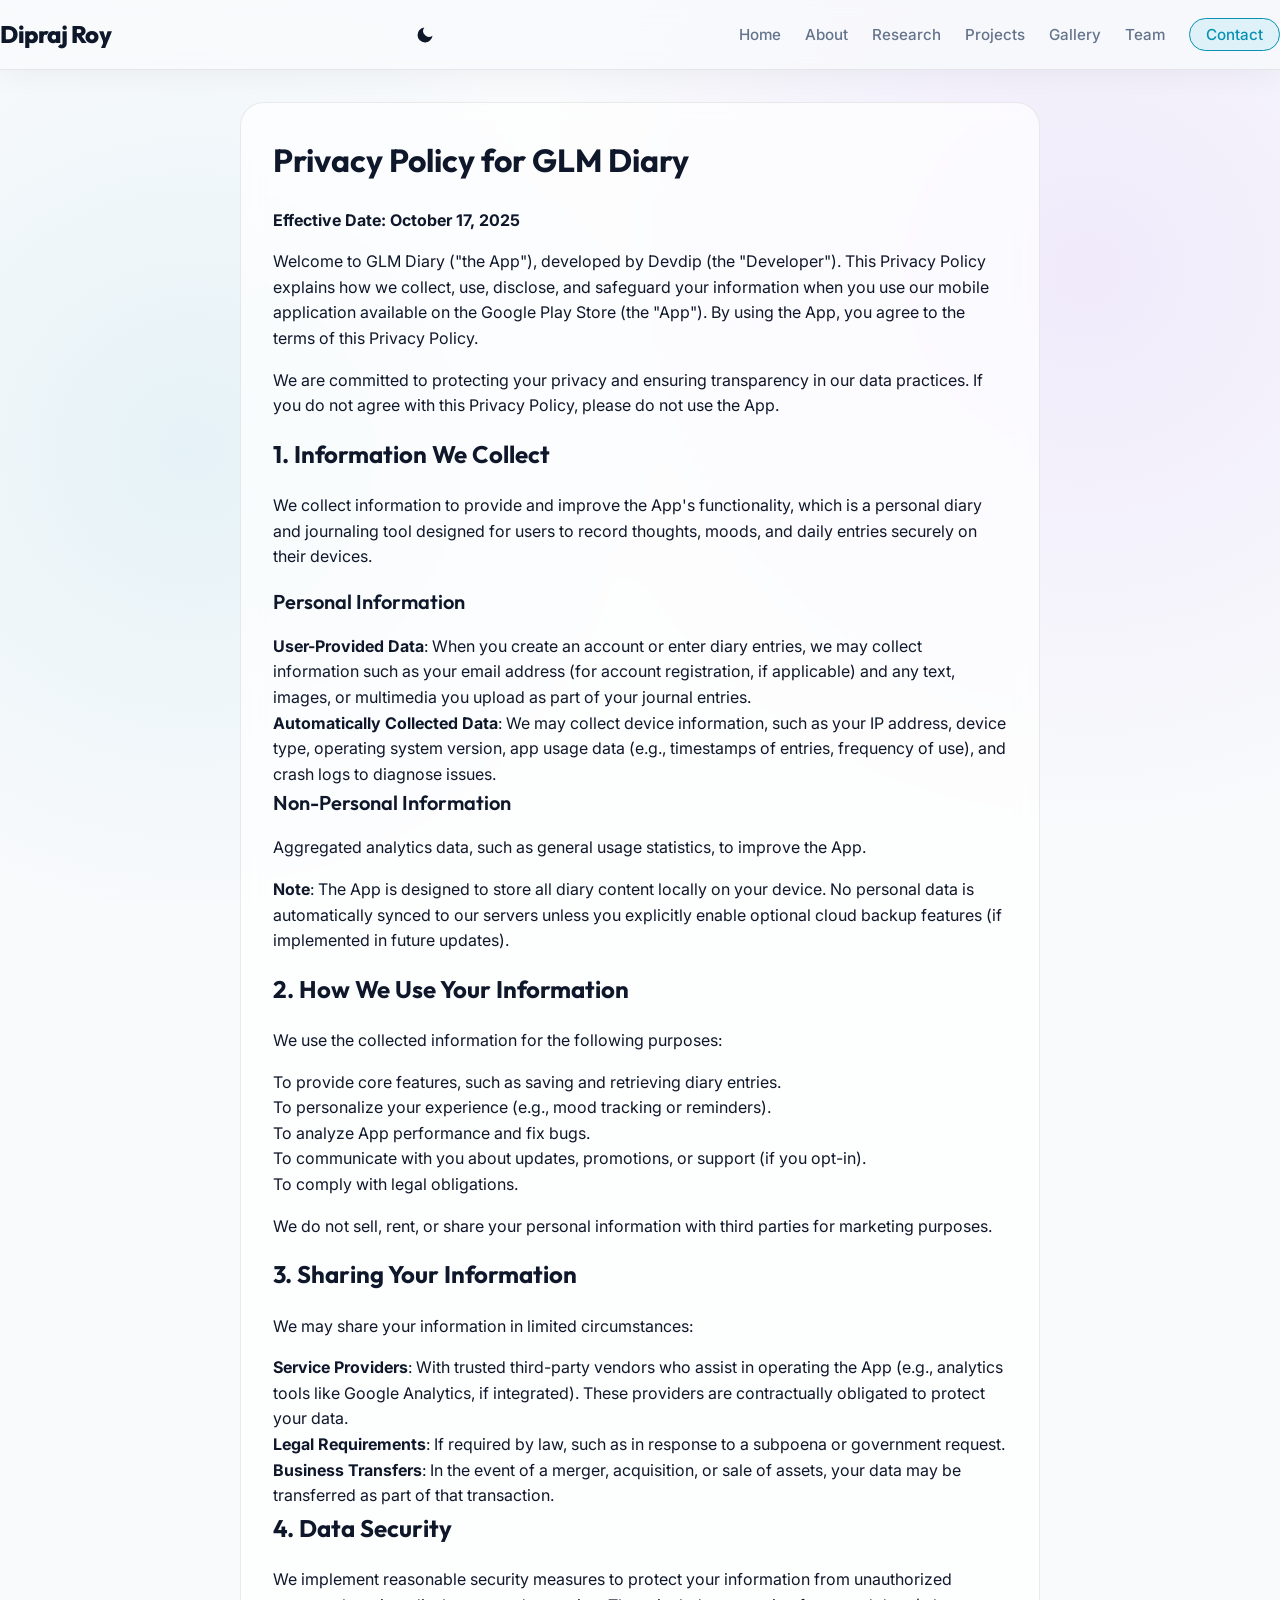
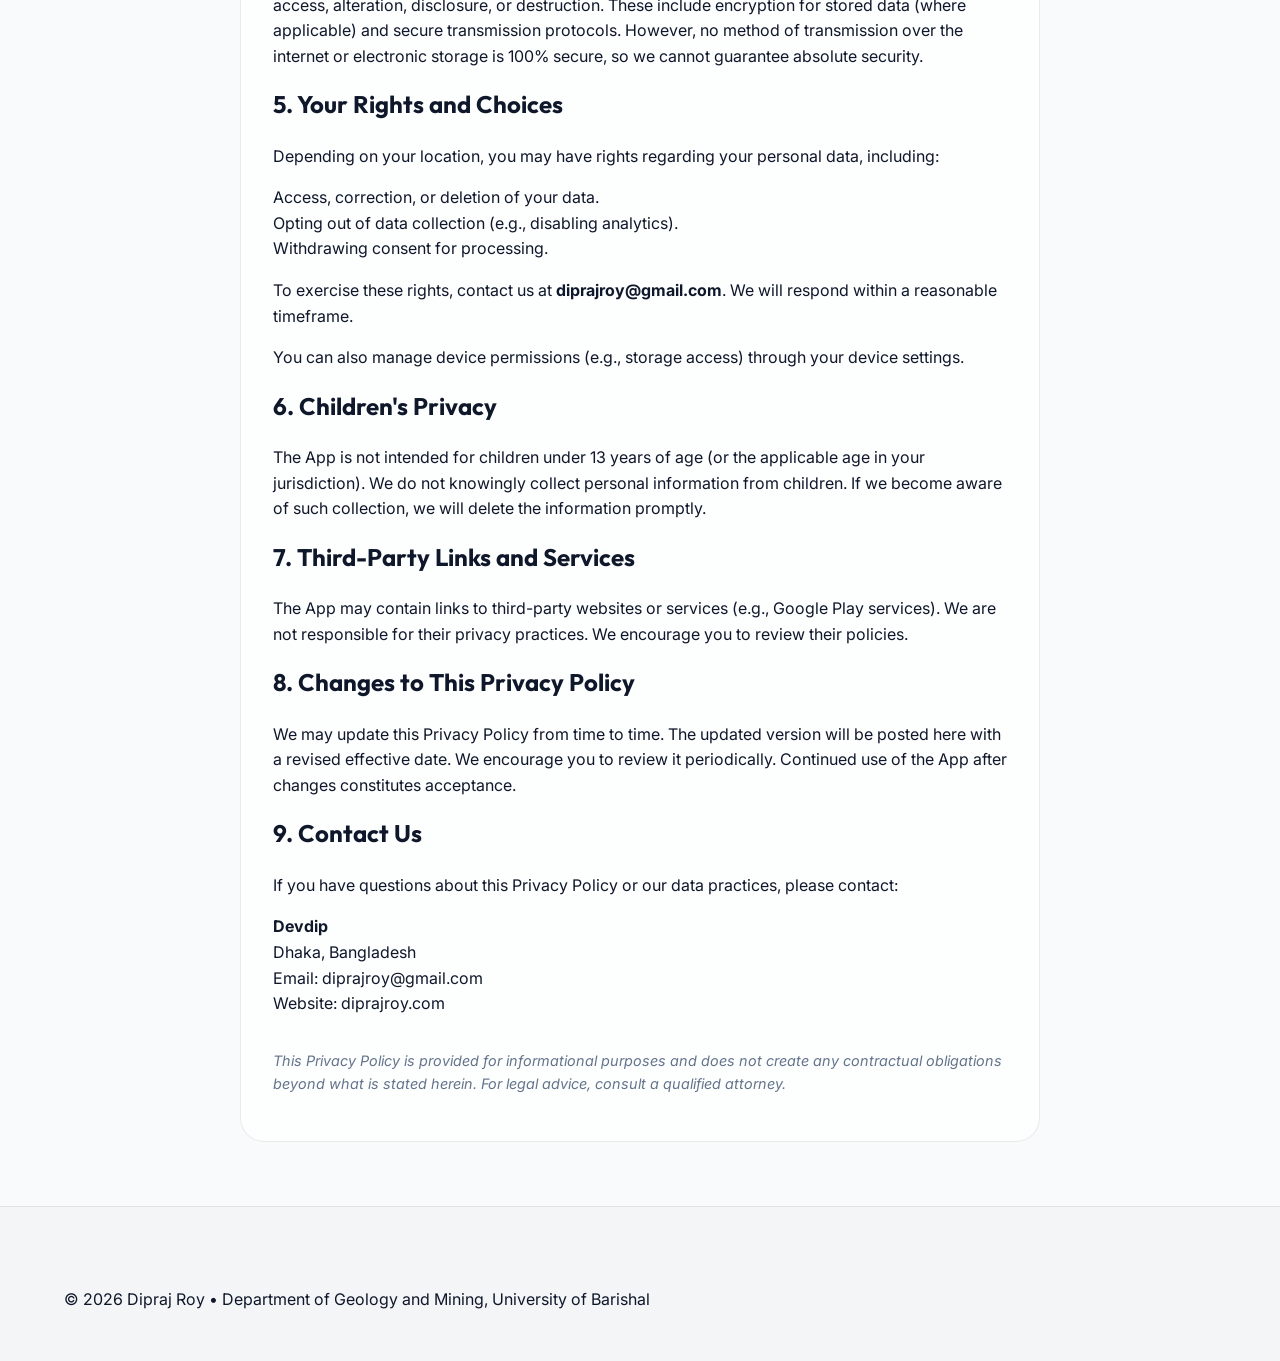
<file: google_sites_embedded/glm.html>
<!DOCTYPE html>
<html lang="en">
<head>
    <meta charset="UTF-8">
    <meta name="viewport" content="width=device-width, initial-scale=1.0">
    <title>Privacy Policy - GLM Diary</title>
    <style>
/* Inlined from css/index.css */
/* 
   Legacy index.css 
   All styles have been migrated to theme-2026.css.
   This file is intentionally left empty to prevent style conflicts 
   while maintaining backward compatibility for any hardcoded links.
*/

</style>
    <style>
/* Inlined from css/theme-2026.css */
@import url('https://fonts.googleapis.com/css2?family=Inter:wght@300;400;500;600&family=Outfit:wght@300;400;500;600;700;800&display=swap');

:root {
  /* DARK MODE (DEFAULT) */
  --bg: #030712;
  --bg-gradient: radial-gradient(circle at 15% 50%, rgba(6, 182, 212, 0.12), transparent 40%),
                 radial-gradient(circle at 85% 30%, rgba(168, 85, 247, 0.12), transparent 45%);
  --surface: rgba(255, 255, 255, 0.04);
  --surface-hover: rgba(255, 255, 255, 0.08);
  --border: rgba(255, 255, 255, 0.1);
  --border-highlight: rgba(255, 255, 255, 0.2);
  --text: #f8fafc;
  --text-muted: #94a3b8;
  --brand-1: #06b6d4; /* Electric Cyan */
  --brand-2: #a855f7; /* Neon Purple */
  --brand-3: #3b82f6; /* Blue */
  --shadow: 0 20px 40px -10px rgba(0, 0, 0, 0.5);
  --glow: 0 0 20px rgba(6, 182, 212, 0.4);
  
  /* Shared values */
  --font-heading: 'Outfit', sans-serif;
  --font-body: 'Inter', sans-serif;
  --radius-sm: 8px;
  --radius-md: 14px;
  --radius-lg: 24px;
  --transition: all 0.3s cubic-bezier(0.4, 0, 0.2, 1);
  --nav-height: 70px;
}

[data-theme="light"] {
  /* LIGHT MODE */
  --bg: #f8fafc;
  --bg-gradient: radial-gradient(circle at 15% 50%, rgba(8, 145, 178, 0.08), transparent 40%),
                 radial-gradient(circle at 85% 30%, rgba(147, 51, 234, 0.08), transparent 45%);
  --surface: rgba(255, 255, 255, 0.7);
  --surface-hover: rgba(255, 255, 255, 0.9);
  --border: rgba(0, 0, 0, 0.08);
  --border-highlight: rgba(0, 0, 0, 0.15);
  --text: #0f172a;
  --text-muted: #64748b;
  --brand-1: #0891b2; 
  --brand-2: #9333ea; 
  --brand-3: #2563eb; 
  --shadow: 0 20px 40px -10px rgba(0, 0, 0, 0.1);
  --glow: 0 0 20px rgba(8, 145, 178, 0.2);
}

/* ==========================================================================
   RESET & BASE
   ========================================================================== */
*, *::before, *::after { box-sizing: border-box; }
html { scroll-behavior: smooth; }
body {
  margin: 0;
  font-family: var(--font-body);
  background-color: var(--bg);
  background-image: var(--bg-gradient);
  background-attachment: fixed;
  color: var(--text);
  line-height: 1.6;
  -webkit-font-smoothing: antialiased;
}

h1, h2, h3, h4, h5, h6 { font-family: var(--font-heading); margin-top: 0; }
a { color: var(--brand-1); text-decoration: none; transition: var(--transition); }
a:hover { color: var(--brand-2); }
ul, ol { margin: 0; padding: 0; list-style: none; }
img { max-width: 100%; height: auto; display: block; }

.container-2026 { 
  max-width: 1200px; 
  margin: 0 auto; 
  padding: 0 24px; 
}

/* ==========================================================================
   NAVIGATION
   ========================================================================== */
.site-header { 
  position: sticky; 
  top: 0; 
  z-index: 1000; 
}
.nav-2026 {
  display: flex;
  justify-content: space-between;
  align-items: center;
  height: var(--nav-height);
  background: rgba(3, 7, 18, 0.65);
  backdrop-filter: blur(16px);
  -webkit-backdrop-filter: blur(16px);
  border-bottom: 1px solid var(--border);
  box-shadow: 0 4px 30px rgba(0, 0, 0, 0.05);
}
[data-theme="light"] .nav-2026 { background: rgba(248, 250, 252, 0.75); }

.nav-2026 .logo {
  font-family: var(--font-heading);
  font-weight: 800;
  font-size: 1.5rem;
  color: var(--text);
  letter-spacing: -0.5px;
}
.nav-links {
  display: flex;
  align-items: center;
  gap: 1.5rem;
}
.nav-link { 
  color: var(--text-muted); 
  font-weight: 500;
  font-size: 0.95rem;
}
.nav-link:hover, .nav-link.active { 
  color: var(--text); 
}
.nav-cta { 
  padding: 6px 16px; 
  border: 1px solid var(--brand-1); 
  border-radius: 999px; 
  background: rgba(6, 182, 212, 0.1);
  color: var(--brand-1) !important;
}
.nav-cta:hover {
  background: var(--brand-1);
  color: #fff !important;
  box-shadow: var(--glow);
}

/* Nav Dropdown (Desktop) */
.dropdown { position: relative; }
.dropdown-menu {
  position: absolute;
  top: 100%;
  left: 0;
  background: var(--bg);
  border: 1px solid var(--border);
  border-radius: var(--radius-sm);
  padding: 0.5rem 0;
  min-width: 180px;
  opacity: 0;
  visibility: hidden;
  transform: translateY(10px);
  transition: var(--transition);
  box-shadow: var(--shadow);
}
.dropdown:hover .dropdown-menu {
  opacity: 1;
  visibility: visible;
  transform: translateY(0);
}
.dropdown-menu li a {
  display: block;
  padding: 0.5rem 1rem;
  color: var(--text-muted);
  font-size: 0.9rem;
}
.dropdown-menu li a:hover {
  color: var(--text);
  background: var(--surface);
}

/* Mobile Nav Toggle */
.nav-toggle, .nav-toggle-label { display: none; }

@media (max-width: 992px) {
  .nav-links {
    position: absolute;
    top: var(--nav-height);
    left: 0;
    right: 0;
    background: var(--bg);
    flex-direction: column;
    padding: 1rem 0;
    border-bottom: 1px solid var(--border);
    transform: translateY(-150%);
    transition: transform 0.4s ease;
    z-index: 999;
  }
  .nav-links li { width: 100%; text-align: center; }
  .nav-link { display: block; padding: 0.8rem; }
  
  .nav-toggle-label {
    display: flex;
    flex-direction: column;
    gap: 5px;
    cursor: pointer;
  }
  .nav-toggle-label span {
    display: block;
    width: 25px;
    height: 2px;
    background: var(--text);
    transition: var(--transition);
  }
  .nav-toggle:checked ~ .nav-links { transform: translateY(0); }
  
  .dropdown-menu {
    position: static;
    background: transparent;
    border: none;
    box-shadow: none;
    opacity: 1;
    visibility: visible;
    transform: none;
    display: none;
  }
  .dropdown:hover .dropdown-menu { display: block; }
}

/* ==========================================================================
   SECTIONS & TYPOGRAPHY
   ========================================================================== */
.section-2026 { padding: 6rem 0; }
.section-head { margin-bottom: 3rem; text-align: center; }
.section-head h2 { 
  font-size: 2.5rem; 
  font-weight: 700;
  margin: 0 0 0.5rem; 
  background: linear-gradient(90deg, var(--text), var(--text-muted));
  -webkit-background-clip: text;
  background-clip: text;
  color: transparent;
}
.section-head p { margin: 0; color: var(--text-muted); font-size: 1.1rem; }

/* REVEAL ANIMATIONS */
.reveal { 
  opacity: 0; 
  transform: translateY(30px) scale(0.98); 
  transition: opacity 0.8s cubic-bezier(0.2, 0.8, 0.2, 1), transform 0.8s cubic-bezier(0.2, 0.8, 0.2, 1); 
}
.reveal.is-visible { 
  opacity: 1; 
  transform: translateY(0) scale(1); 
}

/* ==========================================================================
   HERO
   ========================================================================== */
.hero-2026 {
  display: flex;
  align-items: center;
  gap: 3rem;
  background: var(--surface);
  border: 1px solid var(--border);
  border-radius: var(--radius-lg);
  padding: 4rem;
  margin-top: 2rem;
  box-shadow: var(--shadow);
  backdrop-filter: blur(20px);
  position: relative;
  overflow: hidden;
}

.hero-content { flex: 1; position: relative; z-index: 2; }
.hero-visual { flex: 0 0 350px; display: flex; justify-content: center; z-index: 2; }

.profile-pic-container {
  width: 280px;
  height: 280px;
  border-radius: 50%;
  padding: 6px;
  background: linear-gradient(135deg, var(--brand-1), var(--brand-2));
  animation: float 6s ease-in-out infinite;
  box-shadow: var(--glow);
}
.profile-pic {
  width: 100%;
  height: 100%;
  border-radius: 50%;
  object-fit: cover;
  border: 4px solid var(--bg);
}

@keyframes float {
  0%, 100% { transform: translateY(0px); }
  50% { transform: translateY(-15px); }
}

.pill {
  display: inline-block;
  border: 1px solid rgba(6, 182, 212, 0.3);
  background: rgba(6, 182, 212, 0.1);
  padding: 6px 14px;
  border-radius: 999px;
  color: var(--brand-1);
  font-size: 0.85rem;
  font-weight: 600;
  letter-spacing: 0.5px;
  margin-bottom: 1.5rem;
}

.hero-content h1 {
  font-size: clamp(2.5rem, 5vw, 4rem);
  line-height: 1.1;
  margin: 0 0 1.2rem;
  font-weight: 800;
}
.hero-lead { 
  color: var(--text-muted); 
  font-size: 1.1rem; 
  line-height: 1.6; 
  margin-bottom: 2rem;
}
.grad-text {
  background: linear-gradient(90deg, var(--brand-1), var(--brand-2));
  -webkit-background-clip: text;
  background-clip: text;
  color: transparent;
  display: inline-block;
}

@media (max-width: 900px) {
  .hero-2026 { flex-direction: column-reverse; padding: 2rem; text-align: center; }
  .hero-visual { flex: 0 0 auto; }
  .profile-pic-container { width: 200px; height: 200px; }
  .hero-actions, .quick-links { justify-content: center; }
}

/* ==========================================================================
   COMPONENTS
   ========================================================================== */

/* Buttons */
.btn-2026 {
  display: inline-flex;
  align-items: center;
  justify-content: center;
  gap: 0.5rem;
  padding: 0.8rem 1.5rem;
  border-radius: var(--radius-md);
  font-family: var(--font-heading);
  font-weight: 600;
  font-size: 1rem;
  text-decoration: none;
  transition: var(--transition);
  cursor: pointer;
  border: none;
}
.btn-2026.primary { 
  background: linear-gradient(135deg, var(--brand-1), var(--brand-3));
  color: #fff;
  box-shadow: 0 8px 20px rgba(6, 182, 212, 0.3);
}
.btn-2026.primary:hover { 
  transform: translateY(-3px); 
  box-shadow: 0 12px 25px rgba(6, 182, 212, 0.5);
}
.btn-2026.ghost { 
  background: var(--surface); 
  color: var(--text);
  border: 1px solid var(--border);
}
.btn-2026.ghost:hover { 
  background: var(--surface-hover); 
  transform: translateY(-3px);
  border-color: var(--border-highlight);
}
.btn-2026.small { padding: 0.5rem 1rem; border-radius: var(--radius-sm); font-size: 0.9rem; }

.hero-actions { display: flex; gap: 1rem; flex-wrap: wrap; }

/* Quick Links */
.quick-links { display: flex; flex-wrap: wrap; gap: 0.75rem; margin-top: 2rem; }
.quick-links a {
  color: var(--text-muted);
  padding: 6px 12px;
  border-radius: 999px;
  border: 1px solid var(--border);
  background: var(--surface);
  font-size: 0.85rem;
  font-weight: 500;
  transition: var(--transition);
}
.quick-links a:hover { 
  background: var(--surface-hover); 
  color: var(--text);
  border-color: var(--border-highlight);
  transform: translateY(-2px);
}

/* Glass Cards */
.card-grid { display: grid; grid-template-columns: repeat(auto-fit, minmax(320px, 1fr)); gap: 1.5rem; }

.card-2026 {
  background: var(--surface);
  border: 1px solid var(--border);
  border-radius: var(--radius-lg);
  padding: 2rem;
  backdrop-filter: blur(10px);
  -webkit-backdrop-filter: blur(10px);
  transition: var(--transition);
  position: relative;
  overflow: hidden;
}
.card-2026:hover {
  transform: translateY(-5px);
  border-color: var(--border-highlight);
  box-shadow: var(--shadow);
  background: var(--surface-hover);
}
.card-2026 h3, .card-title { font-family: var(--font-heading); margin-top: 0; font-size: 1.25rem; font-weight: 600; margin-bottom: 1rem; color: var(--text); }
.muted { color: var(--text-muted); }

/* Badges & Tags */
.badge {
  display: inline-flex;
  padding: 4px 10px;
  border-radius: 999px;
  background: rgba(168, 85, 247, 0.15);
  border: 1px solid rgba(168, 85, 247, 0.4);
  color: var(--brand-2);
  font-size: 0.75rem;
  font-weight: 600;
  text-transform: uppercase;
  letter-spacing: 0.5px;
}
.meta-row { display: flex; gap: 0.75rem; align-items: center; margin-bottom: 1rem; flex-wrap: wrap; }

.tag-wrap { display: flex; flex-wrap: wrap; gap: 0.5rem; }
.tag {
  background: var(--surface);
  border: 1px solid var(--border);
  padding: 3px 8px;
  border-radius: var(--radius-sm);
  font-size: 0.75rem;
  color: var(--text-muted);
}

/* Chips (Skills) */
.chip-wrap { display: flex; flex-wrap: wrap; gap: 0.75rem; justify-content: center; }
.chip {
  border: 1px solid var(--border);
  background: var(--surface);
  padding: 0.6rem 1.2rem;
  border-radius: 999px;
  font-size: 0.9rem;
  font-weight: 500;
  color: var(--text);
  transition: var(--transition);
}
.chip:hover {
  background: rgba(6, 182, 212, 0.15);
  border-color: var(--brand-1);
  color: var(--brand-1);
  transform: translateY(-2px);
}

/* Timeline v2 (Education/Experience) */
.timeline-v2 {
  position: relative;
  padding-left: 2rem;
  border-left: 2px solid var(--border);
  display: flex;
  flex-direction: column;
  gap: 2rem;
}
.tl-item { position: relative; }
.tl-dot {
  position: absolute;
  left: -2.4rem;
  top: 0;
  width: 14px;
  height: 14px;
  border-radius: 50%;
  background: var(--brand-1);
  border: 3px solid var(--bg);
  box-shadow: 0 0 0 2px var(--border);
}
.tl-content {
  background: var(--surface);
  border: 1px solid var(--border);
  border-radius: var(--radius-md);
  padding: 1.5rem;
  transition: var(--transition);
}
.tl-content:hover {
  background: var(--surface-hover);
  border-color: var(--border-highlight);
}
.tl-header { display: flex; justify-content: space-between; align-items: flex-start; flex-wrap: wrap; gap: 1rem; margin-bottom: 0.5rem; }
.tl-title { font-family: var(--font-heading); font-size: 1.2rem; font-weight: 600; margin: 0; color: var(--text); }
.tl-date { color: var(--brand-1); font-size: 0.85rem; font-weight: 600; background: rgba(6, 182, 212, 0.1); padding: 2px 8px; border-radius: var(--radius-sm); }
.tl-org { font-weight: 500; color: var(--text-muted); margin-bottom: 0.5rem; }

/* Video Cards (YouTube) */
.video-grid {
  display: grid;
  grid-template-columns: repeat(auto-fit, minmax(320px, 1fr));
  gap: 1.5rem;
}
.yt-card {
  background: var(--surface);
  border-radius: var(--radius-md);
  overflow: hidden;
  border: 1px solid var(--border);
  transition: var(--transition);
}
.yt-card:hover {
  transform: translateY(-5px);
  border-color: var(--border-highlight);
  box-shadow: var(--shadow);
}
.yt-iframe-wrap {
  position: relative;
  padding-top: 56.25%; /* 16:9 Aspect Ratio */
  background: #000;
}
.yt-iframe-wrap iframe {
  position: absolute;
  top: 0; left: 0; width: 100%; height: 100%; border: 0;
}

/* Stat Cards */
.stat-grid { display: grid; grid-template-columns: repeat(auto-fit, minmax(150px, 1fr)); gap: 1rem; margin-bottom: 2rem; }
.stat-card {
  background: var(--surface);
  border: 1px solid var(--border);
  border-radius: var(--radius-md);
  padding: 1.5rem;
  text-align: center;
}
.stat-num {
  font-family: var(--font-heading);
  font-size: 2.5rem;
  font-weight: 800;
  color: var(--brand-1);
  margin-bottom: 0.25rem;
  line-height: 1;
}
.stat-label { color: var(--text-muted); font-size: 0.9rem; font-weight: 500; }

/* Section Divider */
.section-divider {
  height: 1px;
  width: 100%;
  background: linear-gradient(90deg, transparent, var(--border-highlight), transparent);
  margin: 2rem 0;
}

/* ==========================================================================
   FOOTER
   ========================================================================== */
.footer-2026 {
  border-top: 1px solid var(--border);
  padding: 4rem 0 2rem;
  background: rgba(0,0,0,0.2);
  margin-top: 4rem;
}
[data-theme="light"] .footer-2026 { background: rgba(0,0,0,0.02); }

.footer-content {
  display: grid;
  grid-template-columns: repeat(auto-fit, minmax(250px, 1fr));
  gap: 3rem;
  margin-bottom: 3rem;
}
.footer-info h3 { font-size: 1.5rem; margin-bottom: 1rem; }
.footer-social { display: flex; gap: 1rem; margin-top: 1rem; }
.footer-social a {
  display: flex;
  align-items: center;
  justify-content: center;
  width: 40px;
  height: 40px;
  border-radius: 50%;
  background: var(--surface);
  border: 1px solid var(--border);
  color: var(--text);
  transition: var(--transition);
}
.footer-social a:hover {
  background: var(--brand-1);
  color: #fff;
  transform: translateY(-3px);
  border-color: transparent;
}
.footer-social svg, .footer-social img { width: 20px; height: 20px; fill: currentColor; }

.footer-bottom {
  text-align: center;
  padding-top: 2rem;
  border-top: 1px solid var(--border);
  color: var(--text-muted);
  font-size: 0.9rem;
}

/* Form Elements */
input, textarea {
  width: 100%;
  padding: 0.8rem 1rem;
  background: var(--surface);
  border: 1px solid var(--border);
  border-radius: var(--radius-sm);
  color: var(--text);
  font-family: var(--font-body);
  margin-bottom: 1rem;
  transition: var(--transition);
}
input:focus, textarea:focus {
  outline: none;
  border-color: var(--brand-1);
  background: var(--surface-hover);
}

/* Theme Toggle */
.theme-toggle-btn {
  background: transparent;
  border: none;
  color: var(--text);
  cursor: pointer;
  padding: 8px;
  display: flex;
  align-items: center;
  justify-content: center;
  border-radius: 50%;
  transition: var(--transition);
}
.theme-toggle-btn:hover { background: var(--surface); }
.theme-toggle-btn svg { width: 20px; height: 20px; fill: currentColor; }

</style>
</head>
<body>

<header class="site-header">
  <nav class="nav-container nav-2026">
    <a target="_parent" class="logo" href="index.html">Dipraj Roy</a>
    
    <!-- Theme Toggle -->
    <button id="theme-toggle" class="theme-toggle-btn" aria-label="Toggle dark/light theme">
      <svg id="theme-icon-moon" style="display:none;" viewBox="0 0 24 24">
        <path d="M21 12.79A9 9 0 1 1 11.21 3 7 7 0 0 0 21 12.79z"></path>
      </svg>
      <svg id="theme-icon-sun" viewBox="0 0 24 24">
        <circle cx="12" cy="12" r="5"></circle>
        <line x1="12" y1="1" x2="12" y2="3"></line>
        <line x1="12" y1="21" x2="12" y2="23"></line>
        <line x1="4.22" y1="4.22" x2="5.64" y2="5.64"></line>
        <line x1="18.36" y1="18.36" x2="19.78" y2="19.78"></line>
        <line x1="1" y1="12" x2="3" y2="12"></line>
        <line x1="21" y1="12" x2="23" y2="12"></line>
        <line x1="4.22" y1="19.78" x2="5.64" y2="18.36"></line>
        <line x1="18.36" y1="5.64" x2="19.78" y2="4.22"></line>
      </svg>
    </button>

    <input type="checkbox" id="nav-toggle" class="nav-toggle" />
    <label for="nav-toggle" class="nav-toggle-label" aria-label="Open menu">
      <span></span><span></span><span></span>
    </label>
    <ul class="nav-links">
      <li><a target="_parent" href="index.html#home" class="nav-link">Home</a></li>
      <li class="dropdown">
        <a target="_parent" href="index.html#about" class="nav-link">About</a>
        <ul class="dropdown-menu">
          <li><a target="_parent" href="index.html#achievements">Achievements</a></li>
          <li><a target="_parent" href="index.html#education">Education</a></li>
        </ul>
      </li>
      <li class="dropdown">
        <a target="_parent" href="index.html#research" class="nav-link">Research</a>
        <ul class="dropdown-menu">
          <li><a target="_parent" href="index.html#research-experience">Experience</a></li>
          <li><a target="_parent" href="index.html#publications">Publications</a></li>
        </ul>
      </li>
      <li><a target="_parent" href="index.html#projects" class="nav-link">Projects</a></li>
      <li class="dropdown">
        <a target="_parent" href="#" class="nav-link">Gallery</a>
        <ul class="dropdown-menu">
          <li><a target="_parent" href="graphics.html">Graphics</a></li>
          <li><a target="_parent" href="academic-gallery.html">Academic</a></li>
        </ul>
      </li>
      <li><a target="_parent" href="eco-explorers.html" class="nav-link">Team</a></li>
      <li><a target="_parent" href="index.html#contact" class="nav-link nav-cta">Contact</a></li>
    </ul>
  </nav>
</header>

<main class="container-2026 section-2026 card-2026" style="max-width:800px; margin-top:2rem;">
    <h1>Privacy Policy for GLM Diary</h1>

    <p><strong>Effective Date: October 17, 2025</strong></p>

    <p>Welcome to GLM Diary ("the App"), developed by Devdip (the "Developer"). This Privacy Policy explains how we collect, use, disclose, and safeguard your information when you use our mobile application available on the Google Play Store (the "App"). By using the App, you agree to the terms of this Privacy Policy.</p>

    <p>We are committed to protecting your privacy and ensuring transparency in our data practices. If you do not agree with this Privacy Policy, please do not use the App.</p>

    <h2>1. Information We Collect</h2>
    <p>We collect information to provide and improve the App's functionality, which is a personal diary and journaling tool designed for users to record thoughts, moods, and daily entries securely on their devices.</p>

    <h3>Personal Information</h3>
    <ul>
        <li><strong>User-Provided Data</strong>: When you create an account or enter diary entries, we may collect information such as your email address (for account registration, if applicable) and any text, images, or multimedia you upload as part of your journal entries.</li>
        <li><strong>Automatically Collected Data</strong>: We may collect device information, such as your IP address, device type, operating system version, app usage data (e.g., timestamps of entries, frequency of use), and crash logs to diagnose issues.</li>
    </ul>

    <h3>Non-Personal Information</h3>
    <ul>
        <li>Aggregated analytics data, such as general usage statistics, to improve the App.</li>
    </ul>

    <p><strong>Note</strong>: The App is designed to store all diary content locally on your device. No personal data is automatically synced to our servers unless you explicitly enable optional cloud backup features (if implemented in future updates).</p>

    <h2>2. How We Use Your Information</h2>
    <p>We use the collected information for the following purposes:</p>
    <ul>
        <li>To provide core features, such as saving and retrieving diary entries.</li>
        <li>To personalize your experience (e.g., mood tracking or reminders).</li>
        <li>To analyze App performance and fix bugs.</li>
        <li>To communicate with you about updates, promotions, or support (if you opt-in).</li>
        <li>To comply with legal obligations.</li>
    </ul>
    <p>We do not sell, rent, or share your personal information with third parties for marketing purposes.</p>

    <h2>3. Sharing Your Information</h2>
    <p>We may share your information in limited circumstances:</p>
    <ul>
        <li><strong>Service Providers</strong>: With trusted third-party vendors who assist in operating the App (e.g., analytics tools like Google Analytics, if integrated). These providers are contractually obligated to protect your data.</li>
        <li><strong>Legal Requirements</strong>: If required by law, such as in response to a subpoena or government request.</li>
        <li><strong>Business Transfers</strong>: In the event of a merger, acquisition, or sale of assets, your data may be transferred as part of that transaction.</li>
    </ul>

    <h2>4. Data Security</h2>
    <p>We implement reasonable security measures to protect your information from unauthorized access, alteration, disclosure, or destruction. These include encryption for stored data (where applicable) and secure transmission protocols. However, no method of transmission over the internet or electronic storage is 100% secure, so we cannot guarantee absolute security.</p>

    <h2>5. Your Rights and Choices</h2>
    <p>Depending on your location, you may have rights regarding your personal data, including:</p>
    <ul>
        <li>Access, correction, or deletion of your data.</li>
        <li>Opting out of data collection (e.g., disabling analytics).</li>
        <li>Withdrawing consent for processing.</li>
    </ul>
    <p>To exercise these rights, contact us at <strong>diprajroy@gmail.com</strong>. We will respond within a reasonable timeframe.</p>
    <p>You can also manage device permissions (e.g., storage access) through your device settings.</p>

    <h2>6. Children's Privacy</h2>
    <p>The App is not intended for children under 13 years of age (or the applicable age in your jurisdiction). We do not knowingly collect personal information from children. If we become aware of such collection, we will delete the information promptly.</p>

    <h2>7. Third-Party Links and Services</h2>
    <p>The App may contain links to third-party websites or services (e.g., Google Play services). We are not responsible for their privacy practices. We encourage you to review their policies.</p>

    <h2>8. Changes to This Privacy Policy</h2>
    <p>We may update this Privacy Policy from time to time. The updated version will be posted here with a revised effective date. We encourage you to review it periodically. Continued use of the App after changes constitutes acceptance.</p>

    <h2>9. Contact Us</h2>
    <p>If you have questions about this Privacy Policy or our data practices, please contact:</p>
    <p><strong>Devdip</strong><br>
    Dhaka, Bangladesh<br>
    Email: diprajroy@gmail.com<br>
    Website: diprajroy.com</p>

    <p style="color:var(--text-muted); font-size:0.9rem; margin-top:2rem;">
        <em>This Privacy Policy is provided for informational purposes and does not create any contractual obligations beyond what is stated herein. For legal advice, consult a qualified attorney.</em>
    </p>
</main>

<footer class="footer-2026">
  <div class="container container-2026">
    <p>© 2026 Dipraj Roy • Department of Geology and Mining, University of Barishal</p>
  </div>
</footer>

<script>
/* Inlined from js/theme-2026.js */
// Reveal on scroll
const els = document.querySelectorAll(".reveal");
const io = new IntersectionObserver((entries) => {
  entries.forEach(e => {
    if (e.isIntersecting) e.target.classList.add("is-visible");
  });
}, { threshold: 0.12 });

els.forEach(el => io.observe(el));

// Hero slideshow (optional)
const heroImgs = document.querySelectorAll(".hero-img");
let idx = 0;
setInterval(() => {
  if (!heroImgs.length) return;
  heroImgs.forEach(im => im.classList.remove("is-active"));
  idx = (idx + 1) % heroImgs.length;
  heroImgs[idx].classList.add("is-active");
}, 3500);


// Theme toggle logic
const themeToggleBtn = document.getElementById('theme-toggle');
const themeIconMoon = document.getElementById('theme-icon-moon');
const themeIconSun = document.getElementById('theme-icon-sun');

if (themeToggleBtn) {
  const savedTheme = localStorage.getItem('theme');
  const systemPrefersDark = window.matchMedia && window.matchMedia('(prefers-color-scheme: dark)').matches;

  const setTheme = (theme) => {
    document.documentElement.setAttribute('data-theme', theme);
    localStorage.setItem('theme', theme);
    if (theme === 'light') {
      themeIconMoon.style.display = 'block';
      themeIconSun.style.display = 'none';
    } else {
      themeIconMoon.style.display = 'none';
      themeIconSun.style.display = 'block';
    }
  };

  // Initial theme setup
  if (savedTheme) {
    setTheme(savedTheme);
  } else {
    setTheme(systemPrefersDark ? 'dark' : 'light');
  }

  themeToggleBtn.addEventListener('click', () => {
    const currentTheme = document.documentElement.getAttribute('data-theme');
    setTheme(currentTheme === 'light' ? 'dark' : 'light');
  });
}

</script>
</body>
</html>
</file>
<file: css/index.css>
/* 
   Legacy index.css 
   All styles have been migrated to theme-2026.css.
   This file is intentionally left empty to prevent style conflicts 
   while maintaining backward compatibility for any hardcoded links.
*/
</file>
<file: css/theme-2026.css>
@import url('https://fonts.googleapis.com/css2?family=Inter:wght@300;400;500;600&family=Outfit:wght@300;400;500;600;700;800&display=swap');

:root {
  /* DARK MODE (DEFAULT) */
  --bg: #030712;
  --bg-gradient: radial-gradient(circle at 15% 50%, rgba(6, 182, 212, 0.12), transparent 40%),
                 radial-gradient(circle at 85% 30%, rgba(168, 85, 247, 0.12), transparent 45%);
  --surface: rgba(255, 255, 255, 0.04);
  --surface-hover: rgba(255, 255, 255, 0.08);
  --border: rgba(255, 255, 255, 0.1);
  --border-highlight: rgba(255, 255, 255, 0.2);
  --text: #f8fafc;
  --text-muted: #94a3b8;
  --brand-1: #06b6d4; /* Electric Cyan */
  --brand-2: #a855f7; /* Neon Purple */
  --brand-3: #3b82f6; /* Blue */
  --shadow: 0 20px 40px -10px rgba(0, 0, 0, 0.5);
  --glow: 0 0 20px rgba(6, 182, 212, 0.4);
  
  /* Shared values */
  --font-heading: 'Outfit', sans-serif;
  --font-body: 'Inter', sans-serif;
  --radius-sm: 8px;
  --radius-md: 14px;
  --radius-lg: 24px;
  --transition: all 0.3s cubic-bezier(0.4, 0, 0.2, 1);
  --nav-height: 70px;
}

[data-theme="light"] {
  /* LIGHT MODE */
  --bg: #f8fafc;
  --bg-gradient: radial-gradient(circle at 15% 50%, rgba(8, 145, 178, 0.08), transparent 40%),
                 radial-gradient(circle at 85% 30%, rgba(147, 51, 234, 0.08), transparent 45%);
  --surface: rgba(255, 255, 255, 0.7);
  --surface-hover: rgba(255, 255, 255, 0.9);
  --border: rgba(0, 0, 0, 0.08);
  --border-highlight: rgba(0, 0, 0, 0.15);
  --text: #0f172a;
  --text-muted: #64748b;
  --brand-1: #0891b2; 
  --brand-2: #9333ea; 
  --brand-3: #2563eb; 
  --shadow: 0 20px 40px -10px rgba(0, 0, 0, 0.1);
  --glow: 0 0 20px rgba(8, 145, 178, 0.2);
}

/* ==========================================================================
   RESET & BASE
   ========================================================================== */
*, *::before, *::after { box-sizing: border-box; }
html { scroll-behavior: smooth; }
body {
  margin: 0;
  font-family: var(--font-body);
  background-color: var(--bg);
  background-image: var(--bg-gradient);
  background-attachment: fixed;
  color: var(--text);
  line-height: 1.6;
  -webkit-font-smoothing: antialiased;
}

h1, h2, h3, h4, h5, h6 { font-family: var(--font-heading); margin-top: 0; }
a { color: var(--brand-1); text-decoration: none; transition: var(--transition); }
a:hover { color: var(--brand-2); }
ul, ol { margin: 0; padding: 0; list-style: none; }
img { max-width: 100%; height: auto; display: block; }

.container-2026 { 
  max-width: 1200px; 
  margin: 0 auto; 
  padding: 0 24px; 
}

/* ==========================================================================
   NAVIGATION
   ========================================================================== */
.site-header { 
  position: sticky; 
  top: 0; 
  z-index: 1000; 
}
.nav-2026 {
  display: flex;
  justify-content: space-between;
  align-items: center;
  height: var(--nav-height);
  background: rgba(3, 7, 18, 0.65);
  backdrop-filter: blur(16px);
  -webkit-backdrop-filter: blur(16px);
  border-bottom: 1px solid var(--border);
  box-shadow: 0 4px 30px rgba(0, 0, 0, 0.05);
}
[data-theme="light"] .nav-2026 { background: rgba(248, 250, 252, 0.75); }

.nav-2026 .logo {
  font-family: var(--font-heading);
  font-weight: 800;
  font-size: 1.5rem;
  color: var(--text);
  letter-spacing: -0.5px;
}
.nav-links {
  display: flex;
  align-items: center;
  gap: 1.5rem;
}
.nav-link { 
  color: var(--text-muted); 
  font-weight: 500;
  font-size: 0.95rem;
}
.nav-link:hover, .nav-link.active { 
  color: var(--text); 
}
.nav-cta { 
  padding: 6px 16px; 
  border: 1px solid var(--brand-1); 
  border-radius: 999px; 
  background: rgba(6, 182, 212, 0.1);
  color: var(--brand-1) !important;
}
.nav-cta:hover {
  background: var(--brand-1);
  color: #fff !important;
  box-shadow: var(--glow);
}

/* Nav Dropdown (Desktop) */
.dropdown { position: relative; }
.dropdown-menu {
  position: absolute;
  top: 100%;
  left: 0;
  background: var(--bg);
  border: 1px solid var(--border);
  border-radius: var(--radius-sm);
  padding: 0.5rem 0;
  min-width: 180px;
  opacity: 0;
  visibility: hidden;
  transform: translateY(10px);
  transition: var(--transition);
  box-shadow: var(--shadow);
}
.dropdown:hover .dropdown-menu {
  opacity: 1;
  visibility: visible;
  transform: translateY(0);
}
.dropdown-menu li a {
  display: block;
  padding: 0.5rem 1rem;
  color: var(--text-muted);
  font-size: 0.9rem;
}
.dropdown-menu li a:hover {
  color: var(--text);
  background: var(--surface);
}

/* Mobile Nav Toggle */
.nav-toggle, .nav-toggle-label { display: none; }

@media (max-width: 992px) {
  .nav-links {
    position: absolute;
    top: var(--nav-height);
    left: 0;
    right: 0;
    background: var(--bg);
    flex-direction: column;
    padding: 1rem 0;
    border-bottom: 1px solid var(--border);
    transform: translateY(-150%);
    transition: transform 0.4s ease;
    z-index: 999;
  }
  .nav-links li { width: 100%; text-align: center; }
  .nav-link { display: block; padding: 0.8rem; }
  
  .nav-toggle-label {
    display: flex;
    flex-direction: column;
    gap: 5px;
    cursor: pointer;
  }
  .nav-toggle-label span {
    display: block;
    width: 25px;
    height: 2px;
    background: var(--text);
    transition: var(--transition);
  }
  .nav-toggle:checked ~ .nav-links { transform: translateY(0); }
  
  .dropdown-menu {
    position: static;
    background: transparent;
    border: none;
    box-shadow: none;
    opacity: 1;
    visibility: visible;
    transform: none;
    display: none;
  }
  .dropdown:hover .dropdown-menu { display: block; }
}

/* ==========================================================================
   SECTIONS & TYPOGRAPHY
   ========================================================================== */
.section-2026 { padding: 6rem 0; }
.section-head { margin-bottom: 3rem; text-align: center; }
.section-head h2 { 
  font-size: 2.5rem; 
  font-weight: 700;
  margin: 0 0 0.5rem; 
  background: linear-gradient(90deg, var(--text), var(--text-muted));
  -webkit-background-clip: text;
  background-clip: text;
  color: transparent;
}
.section-head p { margin: 0; color: var(--text-muted); font-size: 1.1rem; }

/* REVEAL ANIMATIONS */
.reveal { 
  opacity: 0; 
  transform: translateY(30px) scale(0.98); 
  transition: opacity 0.8s cubic-bezier(0.2, 0.8, 0.2, 1), transform 0.8s cubic-bezier(0.2, 0.8, 0.2, 1); 
}
.reveal.is-visible { 
  opacity: 1; 
  transform: translateY(0) scale(1); 
}

/* ==========================================================================
   HERO
   ========================================================================== */
.hero-2026 {
  display: flex;
  align-items: center;
  gap: 3rem;
  background: var(--surface);
  border: 1px solid var(--border);
  border-radius: var(--radius-lg);
  padding: 4rem;
  margin-top: 2rem;
  box-shadow: var(--shadow);
  backdrop-filter: blur(20px);
  position: relative;
  overflow: hidden;
}

.hero-content { flex: 1; position: relative; z-index: 2; }
.hero-visual { flex: 0 0 350px; display: flex; justify-content: center; z-index: 2; }

.profile-pic-container {
  width: 280px;
  height: 280px;
  border-radius: 50%;
  padding: 6px;
  background: linear-gradient(135deg, var(--brand-1), var(--brand-2));
  animation: float 6s ease-in-out infinite;
  box-shadow: var(--glow);
}
.profile-pic {
  width: 100%;
  height: 100%;
  border-radius: 50%;
  object-fit: cover;
  border: 4px solid var(--bg);
}

@keyframes float {
  0%, 100% { transform: translateY(0px); }
  50% { transform: translateY(-15px); }
}

.pill {
  display: inline-block;
  border: 1px solid rgba(6, 182, 212, 0.3);
  background: rgba(6, 182, 212, 0.1);
  padding: 6px 14px;
  border-radius: 999px;
  color: var(--brand-1);
  font-size: 0.85rem;
  font-weight: 600;
  letter-spacing: 0.5px;
  margin-bottom: 1.5rem;
}

.hero-content h1 {
  font-size: clamp(2.5rem, 5vw, 4rem);
  line-height: 1.1;
  margin: 0 0 1.2rem;
  font-weight: 800;
}
.hero-lead { 
  color: var(--text-muted); 
  font-size: 1.1rem; 
  line-height: 1.6; 
  margin-bottom: 2rem;
}
.grad-text {
  background: linear-gradient(90deg, var(--brand-1), var(--brand-2));
  -webkit-background-clip: text;
  background-clip: text;
  color: transparent;
  display: inline-block;
}

@media (max-width: 900px) {
  .hero-2026 { flex-direction: column-reverse; padding: 2rem; text-align: center; }
  .hero-visual { flex: 0 0 auto; }
  .profile-pic-container { width: 200px; height: 200px; }
  .hero-actions, .quick-links { justify-content: center; }
}

/* ==========================================================================
   COMPONENTS
   ========================================================================== */

/* Buttons */
.btn-2026 {
  display: inline-flex;
  align-items: center;
  justify-content: center;
  gap: 0.5rem;
  padding: 0.8rem 1.5rem;
  border-radius: var(--radius-md);
  font-family: var(--font-heading);
  font-weight: 600;
  font-size: 1rem;
  text-decoration: none;
  transition: var(--transition);
  cursor: pointer;
  border: none;
}
.btn-2026.primary { 
  background: linear-gradient(135deg, var(--brand-1), var(--brand-3));
  color: #fff;
  box-shadow: 0 8px 20px rgba(6, 182, 212, 0.3);
}
.btn-2026.primary:hover { 
  transform: translateY(-3px); 
  box-shadow: 0 12px 25px rgba(6, 182, 212, 0.5);
}
.btn-2026.ghost { 
  background: var(--surface); 
  color: var(--text);
  border: 1px solid var(--border);
}
.btn-2026.ghost:hover { 
  background: var(--surface-hover); 
  transform: translateY(-3px);
  border-color: var(--border-highlight);
}
.btn-2026.small { padding: 0.5rem 1rem; border-radius: var(--radius-sm); font-size: 0.9rem; }

.hero-actions { display: flex; gap: 1rem; flex-wrap: wrap; }

/* Quick Links */
.quick-links { display: flex; flex-wrap: wrap; gap: 0.75rem; margin-top: 2rem; }
.quick-links a {
  color: var(--text-muted);
  padding: 6px 12px;
  border-radius: 999px;
  border: 1px solid var(--border);
  background: var(--surface);
  font-size: 0.85rem;
  font-weight: 500;
  transition: var(--transition);
}
.quick-links a:hover { 
  background: var(--surface-hover); 
  color: var(--text);
  border-color: var(--border-highlight);
  transform: translateY(-2px);
}

/* Glass Cards */
.card-grid { display: grid; grid-template-columns: repeat(auto-fit, minmax(320px, 1fr)); gap: 1.5rem; }

.card-2026 {
  background: var(--surface);
  border: 1px solid var(--border);
  border-radius: var(--radius-lg);
  padding: 2rem;
  backdrop-filter: blur(10px);
  -webkit-backdrop-filter: blur(10px);
  transition: var(--transition);
  position: relative;
  overflow: hidden;
}
.card-2026:hover {
  transform: translateY(-5px);
  border-color: var(--border-highlight);
  box-shadow: var(--shadow);
  background: var(--surface-hover);
}
.card-2026 h3, .card-title { font-family: var(--font-heading); margin-top: 0; font-size: 1.25rem; font-weight: 600; margin-bottom: 1rem; color: var(--text); }
.muted { color: var(--text-muted); }

/* Badges & Tags */
.badge {
  display: inline-flex;
  padding: 4px 10px;
  border-radius: 999px;
  background: rgba(168, 85, 247, 0.15);
  border: 1px solid rgba(168, 85, 247, 0.4);
  color: var(--brand-2);
  font-size: 0.75rem;
  font-weight: 600;
  text-transform: uppercase;
  letter-spacing: 0.5px;
}
.meta-row { display: flex; gap: 0.75rem; align-items: center; margin-bottom: 1rem; flex-wrap: wrap; }

.tag-wrap { display: flex; flex-wrap: wrap; gap: 0.5rem; }
.tag {
  background: var(--surface);
  border: 1px solid var(--border);
  padding: 3px 8px;
  border-radius: var(--radius-sm);
  font-size: 0.75rem;
  color: var(--text-muted);
}

/* Chips (Skills) */
.chip-wrap { display: flex; flex-wrap: wrap; gap: 0.75rem; justify-content: center; }
.chip {
  border: 1px solid var(--border);
  background: var(--surface);
  padding: 0.6rem 1.2rem;
  border-radius: 999px;
  font-size: 0.9rem;
  font-weight: 500;
  color: var(--text);
  transition: var(--transition);
}
.chip:hover {
  background: rgba(6, 182, 212, 0.15);
  border-color: var(--brand-1);
  color: var(--brand-1);
  transform: translateY(-2px);
}

/* Timeline v2 (Education/Experience) */
.timeline-v2 {
  position: relative;
  padding-left: 2rem;
  border-left: 2px solid var(--border);
  display: flex;
  flex-direction: column;
  gap: 2rem;
}
.tl-item { position: relative; }
.tl-dot {
  position: absolute;
  left: -2.4rem;
  top: 0;
  width: 14px;
  height: 14px;
  border-radius: 50%;
  background: var(--brand-1);
  border: 3px solid var(--bg);
  box-shadow: 0 0 0 2px var(--border);
}
.tl-content {
  background: var(--surface);
  border: 1px solid var(--border);
  border-radius: var(--radius-md);
  padding: 1.5rem;
  transition: var(--transition);
}
.tl-content:hover {
  background: var(--surface-hover);
  border-color: var(--border-highlight);
}
.tl-header { display: flex; justify-content: space-between; align-items: flex-start; flex-wrap: wrap; gap: 1rem; margin-bottom: 0.5rem; }
.tl-title { font-family: var(--font-heading); font-size: 1.2rem; font-weight: 600; margin: 0; color: var(--text); }
.tl-date { color: var(--brand-1); font-size: 0.85rem; font-weight: 600; background: rgba(6, 182, 212, 0.1); padding: 2px 8px; border-radius: var(--radius-sm); }
.tl-org { font-weight: 500; color: var(--text-muted); margin-bottom: 0.5rem; }

/* Video Cards (YouTube) */
.video-grid {
  display: grid;
  grid-template-columns: repeat(auto-fit, minmax(320px, 1fr));
  gap: 1.5rem;
}
.yt-card {
  background: var(--surface);
  border-radius: var(--radius-md);
  overflow: hidden;
  border: 1px solid var(--border);
  transition: var(--transition);
}
.yt-card:hover {
  transform: translateY(-5px);
  border-color: var(--border-highlight);
  box-shadow: var(--shadow);
}
.yt-iframe-wrap {
  position: relative;
  padding-top: 56.25%; /* 16:9 Aspect Ratio */
  background: #000;
}
.yt-iframe-wrap iframe {
  position: absolute;
  top: 0; left: 0; width: 100%; height: 100%; border: 0;
}

/* Stat Cards */
.stat-grid { display: grid; grid-template-columns: repeat(auto-fit, minmax(150px, 1fr)); gap: 1rem; margin-bottom: 2rem; }
.stat-card {
  background: var(--surface);
  border: 1px solid var(--border);
  border-radius: var(--radius-md);
  padding: 1.5rem;
  text-align: center;
}
.stat-num {
  font-family: var(--font-heading);
  font-size: 2.5rem;
  font-weight: 800;
  color: var(--brand-1);
  margin-bottom: 0.25rem;
  line-height: 1;
}
.stat-label { color: var(--text-muted); font-size: 0.9rem; font-weight: 500; }

/* Section Divider */
.section-divider {
  height: 1px;
  width: 100%;
  background: linear-gradient(90deg, transparent, var(--border-highlight), transparent);
  margin: 2rem 0;
}

/* ==========================================================================
   FOOTER
   ========================================================================== */
.footer-2026 {
  border-top: 1px solid var(--border);
  padding: 4rem 0 2rem;
  background: rgba(0,0,0,0.2);
  margin-top: 4rem;
}
[data-theme="light"] .footer-2026 { background: rgba(0,0,0,0.02); }

.footer-content {
  display: grid;
  grid-template-columns: repeat(auto-fit, minmax(250px, 1fr));
  gap: 3rem;
  margin-bottom: 3rem;
}
.footer-info h3 { font-size: 1.5rem; margin-bottom: 1rem; }
.footer-social { display: flex; gap: 1rem; margin-top: 1rem; }
.footer-social a {
  display: flex;
  align-items: center;
  justify-content: center;
  width: 40px;
  height: 40px;
  border-radius: 50%;
  background: var(--surface);
  border: 1px solid var(--border);
  color: var(--text);
  transition: var(--transition);
}
.footer-social a:hover {
  background: var(--brand-1);
  color: #fff;
  transform: translateY(-3px);
  border-color: transparent;
}
.footer-social svg, .footer-social img { width: 20px; height: 20px; fill: currentColor; }

.footer-bottom {
  text-align: center;
  padding-top: 2rem;
  border-top: 1px solid var(--border);
  color: var(--text-muted);
  font-size: 0.9rem;
}

/* Form Elements */
input, textarea {
  width: 100%;
  padding: 0.8rem 1rem;
  background: var(--surface);
  border: 1px solid var(--border);
  border-radius: var(--radius-sm);
  color: var(--text);
  font-family: var(--font-body);
  margin-bottom: 1rem;
  transition: var(--transition);
}
input:focus, textarea:focus {
  outline: none;
  border-color: var(--brand-1);
  background: var(--surface-hover);
}

/* Theme Toggle */
.theme-toggle-btn {
  background: transparent;
  border: none;
  color: var(--text);
  cursor: pointer;
  padding: 8px;
  display: flex;
  align-items: center;
  justify-content: center;
  border-radius: 50%;
  transition: var(--transition);
}
.theme-toggle-btn:hover { background: var(--surface); }
.theme-toggle-btn svg { width: 20px; height: 20px; fill: currentColor; }
</file>
<file: css/gallery.css>
/* Gallery page styles (Wix-like clean cards + filters + lightbox) */

.page-title{
  text-align:center;
  margin: 28px 0 10px;
  color:#fff;
  font-size:2.2rem;
  letter-spacing: .5px;
}

.page-subtitle{
  text-align:center;
  margin: 0 auto 22px;
  max-width: 900px;
  color:rgba(255,255,255,.92);
  opacity:.9;
}

/* Filter pills */
.gallery-controls{
  display:flex;
  flex-wrap:wrap;
  gap:10px;
  justify-content:center;
  margin: 10px 0 26px;
}

.filter-btn{
  border:none;
  padding: 10px 16px;
  border-radius: 999px;
  background: rgba(255,255,255,.06);
  color:rgba(255,255,255,.92);
  border: 1px solid rgba(255,255,255,.12);
  font-weight: 600;
  box-shadow: 0 8px 18px rgba(0,0,0,.08);
  cursor:pointer;
  transition: transform .15s ease, box-shadow .15s ease, background .15s ease;
}

.filter-btn:hover{
  transform: translateY(-1px);
  box-shadow: 0 12px 26px rgba(0,0,0,.12);
}

.filter-btn.active{
  background: #22c55e;
  border-color: transparent;
  color:#fff;
}

/* Masonry */
.gallery-masonry{
  column-count: 3;
  column-gap: 18px;
  padding: 0 10px 20px;
}

@media (max-width: 1024px){
  .gallery-masonry{ column-count: 2; }
}
@media (max-width: 640px){
  .gallery-masonry{ column-count: 1; }
}

.gallery-item{
  break-inside: avoid;
  margin: 0 0 18px;
  border-radius: 14px;
  overflow:hidden;
  background:rgba(255,255,255,.06);
  border: 1px solid rgba(255,255,255,.12);
  box-shadow: 0 10px 22px rgba(0,0,0,.10);
  position:relative;
  transform: translateZ(0);
}

.gallery-item img{
  width:100%;
  height:auto;
  display:block;
  transition: transform .35s ease, filter .35s ease;
}

.gallery-item:hover img{
  transform: scale(1.05);
  filter: saturate(1.1) contrast(1.05);
}

/* overlay */
.gallery-overlay{
  position:absolute;
  inset:0;
  display:flex;
  align-items:flex-end;
  padding: 14px;
  background: linear-gradient(to top, rgba(0,0,0,.55), rgba(0,0,0,0) 55%);
  opacity:0;
  transition: opacity .25s ease;
}

.gallery-item:hover .gallery-overlay{
  opacity:1;
}

.gallery-caption{
  color:#fff;
  font-weight:700;
  font-size: 1rem;
  line-height:1.2;
}

.gallery-actions{
  margin-left:auto;
  display:flex;
  gap:10px;
}

.icon-btn{
  width:40px;
  height:40px;
  border-radius: 999px;
  border:none;
  cursor:pointer;
  background: rgba(255,255,255,.92);
  box-shadow: 0 10px 18px rgba(0,0,0,.18);
  display:grid;
  place-items:center;
  transition: transform .15s ease;
}
.icon-btn:hover{ transform: scale(1.05); }

.icon{
  width:18px;
  height:18px;
  display:block;
}

/* Lightbox */
.lightbox{
  position:fixed;
  inset:0;
  background: rgba(0,0,0,.86);
  display:none;
  align-items:center;
  justify-content:center;
  z-index: 2000;
  padding: 22px;
}

.lightbox.open{ display:flex; }

.lightbox-content{
  width: min(1100px, 96vw);
  background: rgba(255,255,255,.06);
  border: 1px solid rgba(255,255,255,.12);
  border-radius: 18px;
  padding: 14px;
  box-shadow: 0 18px 60px rgba(0,0,0,.45);
  position: relative;
}

.lightbox-img{
  width:100%;
  max-height: 78vh;
  object-fit: contain;
  border-radius: 12px;
  display:block;
  background: rgba(0,0,0,.25);
}

.lightbox-bar{
  display:flex;
  align-items:center;
  gap: 10px;
  margin-top: 10px;
  color:#fff;
}

.lightbox-title{
  flex: 1;
  font-weight: 700;
  opacity: .95;
}

.lightbox-btn{
  border:none;
  background: rgba(255,255,255,.92);
  color:#00332a;
  padding: 10px 12px;
  border-radius: 12px;
  cursor:pointer;
  font-weight: 700;
  transition: transform .15s ease;
}
.lightbox-btn:hover{ transform: translateY(-1px); }

.lightbox-close{
  position:absolute;
  top: 12px;
  right: 12px;
  width: 44px;
  height: 44px;
  border-radius: 14px;
}

.hint{
  text-align:center;
  color:rgba(255,255,255,.65);
  opacity:.85;
  margin-top: 10px;
  font-size: .95rem;
}


/* Notes box */
.gallery-notes{
  max-width: 980px;
  margin: 26px auto 60px;
  padding: 18px 18px 14px;
  border-radius: 16px;
  background: rgba(255,255,255,.06);
  border: 1px solid rgba(255,255,255,.12);
  box-shadow: 0 10px 28px rgba(0,0,0,.06);
}
.gallery-notes h2{
  margin: 0 0 10px;
  color:#fff;
  font-size:1.25rem;
}
.gallery-notes ol{
  margin: 0;
  padding-left: 18px;
}
.gallery-notes li{
  margin: 6px 0;
}
.gallery-notes code{
  padding: 2px 6px;
  border-radius: 8px;
  background: rgba(0,0,0,.06);
}
/* Visible photo captions */
.photo-caption {
  margin-top: 8px;
  font-size: 0.9rem;
  color: rgba(255,255,255,.65);
  text-align: center;
  line-height: 1.4;
}

/* Dark mode / theme friendly */
body.dark .photo-caption {
  color: #ccc;
}
</file>
